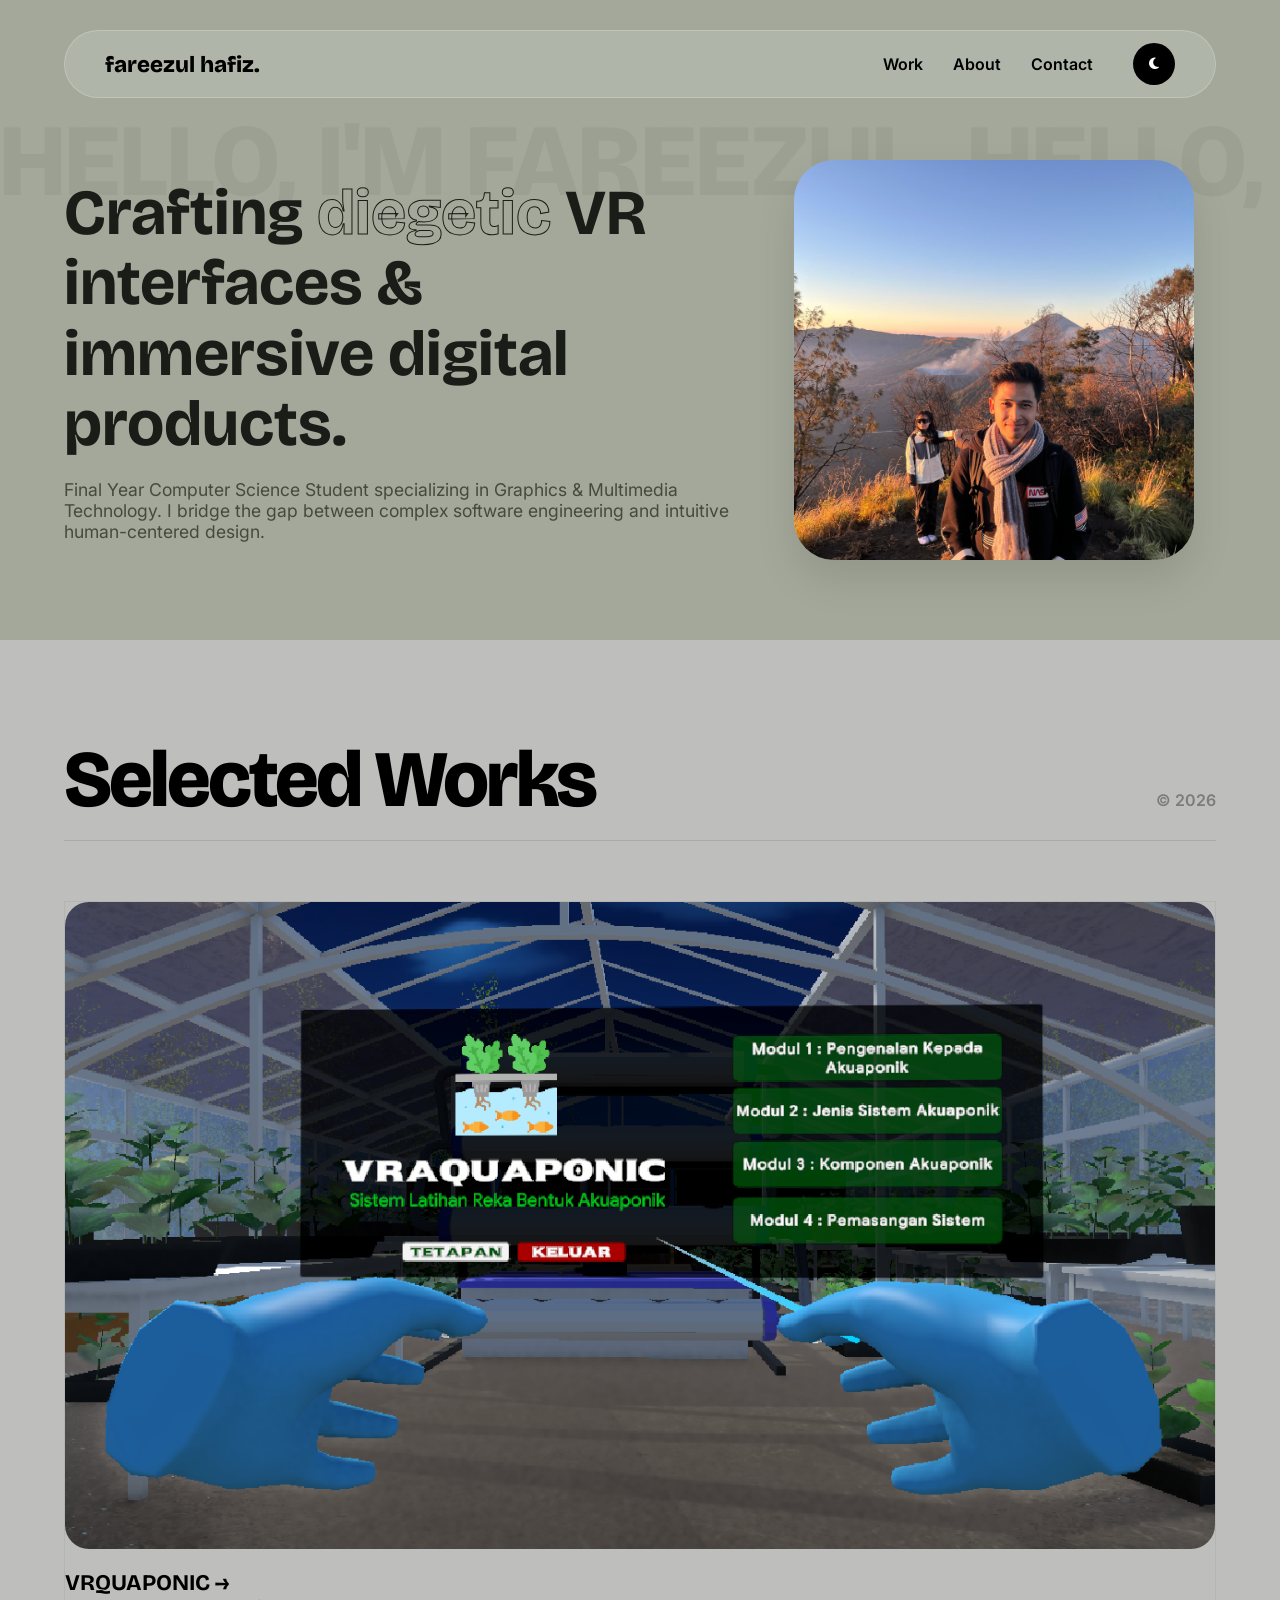
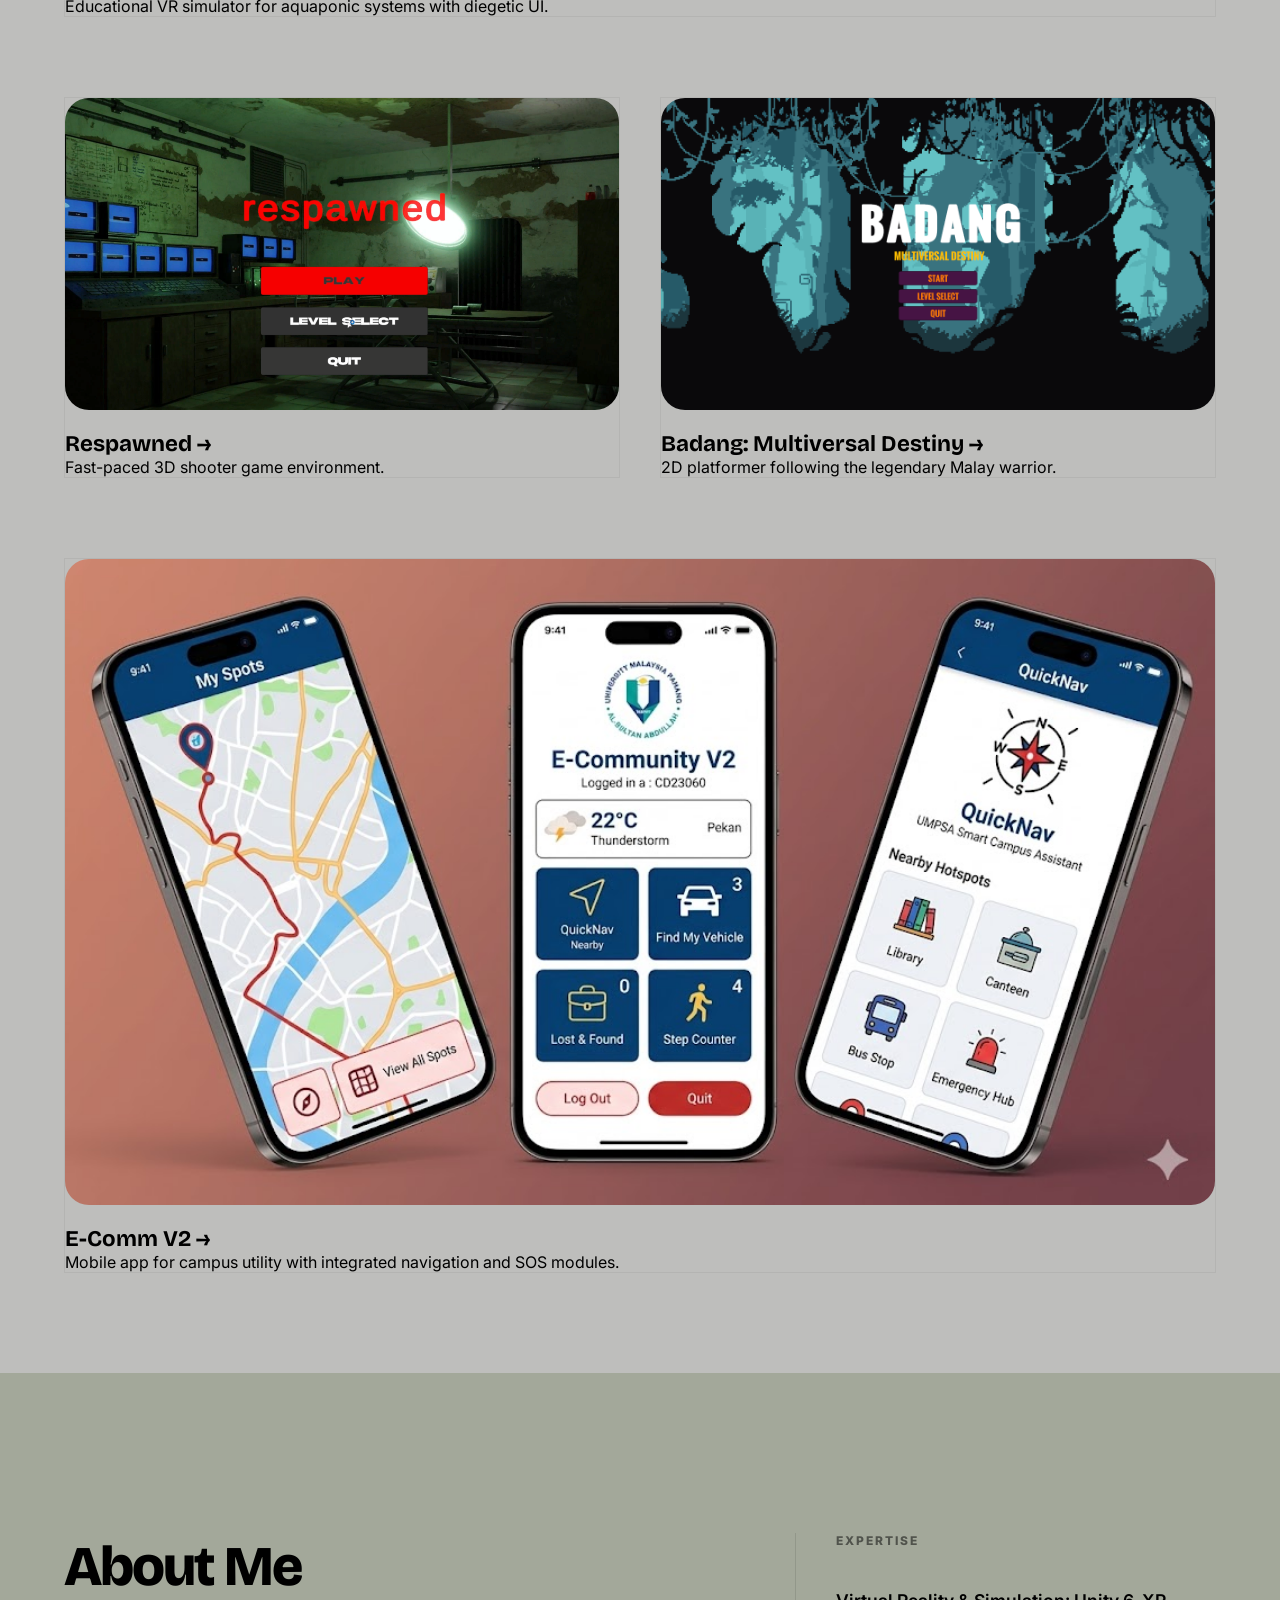
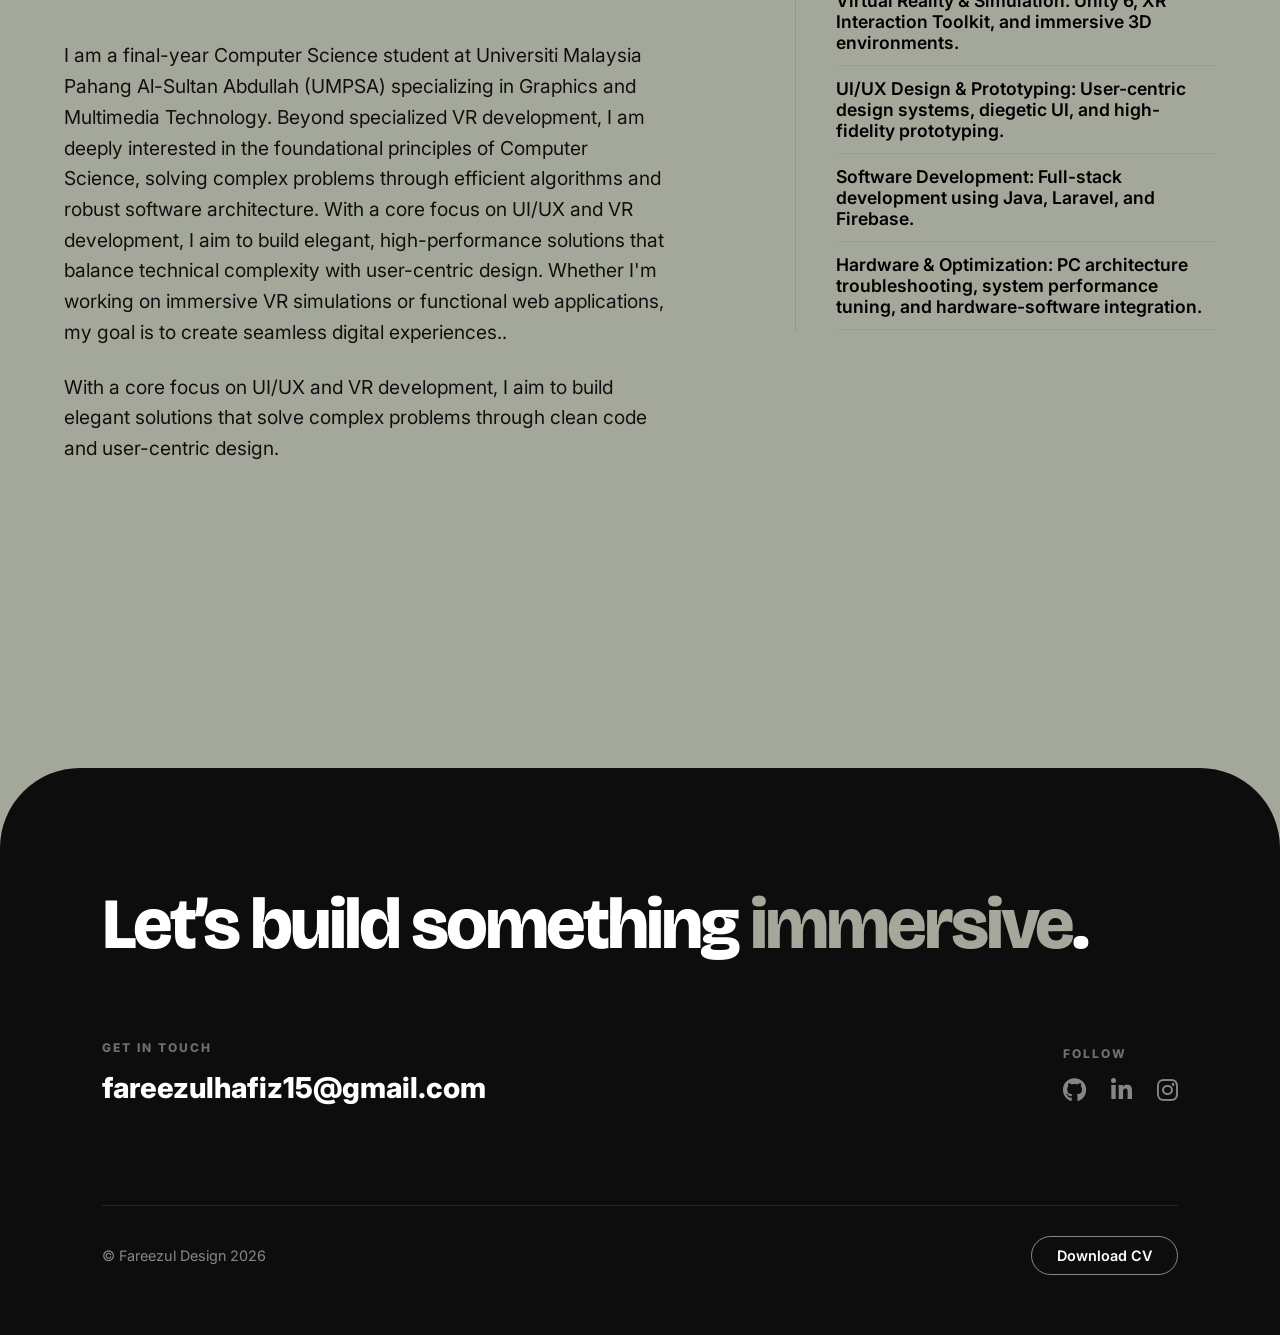
<file: index.html>
<!DOCTYPE html>
<html lang="en">
<head>
    <meta charset="UTF-8">
    <meta name="viewport" content="width=device-width, initial-scale=1.0">
    <title>Fareezul Hafiz| Portfolio</title>
    <link rel="stylesheet" href="style.css">
    <link rel="stylesheet" href="https://cdnjs.cloudflare.com/ajax/libs/font-awesome/6.4.0/css/all.min.css">
    <link href="https://fonts.googleapis.com/css2?family=Bricolage+Grotesque:wght@300;500;800&family=Inter:wght@400;600&display=swap" rel="stylesheet">
</head>
<body>

    <nav class="navbar">
    <div class="nav-container">
        <div class="logo">fareezul hafiz.</div>
        <div class="nav-right-group">
            <ul class="nav-menu">
                <li><a href="#work" class="nav-link">Work</a></li>
                <li><a href="#about" class="nav-link">About</a></li>
                <li><a href="#contact" class="nav-link">Contact</a></li>
            </ul>
            <button class="theme-toggle" id="themeToggle" aria-label="Toggle Dark Mode">
                <i class="fas fa-moon"></i>
            </button>
        </div>
    </div>
</nav>

    <header class="hero">
    <div class="marquee-container">
        <div class="marquee">
            <span>HELLO, I'M FAREEZUL. HELLO, I'M FAREEZUL.</span>
        </div>
    </div>
    <div class="hero-main">
        <div class="hero-text">
            <h1 class="hero-title">Crafting <span>diegetic</span> VR interfaces & immersive digital products.</h1>
            <p class="hero-subtext">Final Year Computer Science Student specializing in Graphics & Multimedia Technology. I bridge the gap between complex software engineering and intuitive human-centered design.</p>
        </div>
        <div class="hero-avatar">
            <img src="src/ProfilePic.jpeg" alt="Fareezul Portrait" class="avatar-img">
        </div>
    </div>
</header>

    <!-- WORK SECTION -->
    <section id="work" class="projects-section">
    <div class="section-container">
        <div class="section-header">
            <h2 class="work-label">Selected Works</h2>
            <span class="year-label">© 2026</span>
        </div>
        
        <div class="project-grid">
            <!-- Project 1: VRQUAPONIC (Large) -->
            <a href="project-vrquaponic.html" class="project-card large">
                <div class="project-image-wrapper" style="background: #1a1a1a;">
                    <!-- Placeholder for VRQUAPONIC Hero -->
                    <img src="src/HomeVR.png" alt="VRQUAPONIC">
                </div>
                <div class="project-meta">
                    <h3>VRQUAPONIC <span>→</span></h3>
                    <p>Educational VR simulator for aquaponic systems with diegetic UI.</p>
                </div>
            </a>

            <div class="project-split">
                <!-- Project 2: Respawned (Small) -->
                <a href="project-respawned.html" class="project-card small">
                    <div class="project-image-wrapper" style="background: #2d3748;">
                        <img src="src/HomeGame2.png" alt="Respawned">
                    </div>
                    <div class="project-meta">
                        <h3>Respawned <span>→</span></h3>
                        <p>Fast-paced 3D shooter game environment.</p>
                    </div>
                </a>

                <!-- Project 3: Badang (Small) -->
                <a href="project-badang.html" class="project-card small">
                    <div class="project-image-wrapper" style="background: #e2e8f0;">
                        <img src="src/HomeGame1.png" alt="Badang: Multiversal Destiny">
                    </div>
                    <div class="project-meta">
                        <h3>Badang: Multiversal Destiny <span>→</span></h3>
                        <p>2D platformer following the legendary Malay warrior.</p>
                    </div>
                </a>
            </div>

            <!-- Project 4: E-Comm V2 (Large) -->
            <a href="project-ecomm.html" class="project-card large">
                <div class="project-image-wrapper" style="background: #a3a89a;">
                    <img src="src/HomeMobile.jpg" alt="E-Comm V2">
                </div>
                <div class="project-meta">
                    <h3>E-Comm V2 <span>→</span></h3>
                    <p>Mobile app for campus utility with integrated navigation and SOS modules.</p>
                </div>
            </a>
        </div>
    </div>
</section>

    <section id="about" class="about-section">
    <div class="section-container">
        <div class="about-grid">
            <!-- Left Column: Biography -->
            <div class="about-content">
                <h2 class="section-title">About Me</h2>
                <p class="about-text">
                    I am a final-year Computer Science student at Universiti Malaysia Pahang Al-Sultan Abdullah (UMPSA) specializing in Graphics and Multimedia Technology. Beyond specialized VR development, I am deeply interested in the foundational principles of Computer Science, solving complex problems through efficient algorithms and robust software architecture.

With a core focus on UI/UX and VR development, I aim to build elegant, high-performance solutions that balance technical complexity with user-centric design. Whether I'm working on immersive VR simulations or functional web applications, my goal is to create seamless digital experiences..
                </p>
                <p class="about-text">
                    With a core focus on UI/UX and VR development, I aim to build elegant solutions that solve complex problems through clean code and user-centric design.
                </p>
            </div>
            
            <!-- Right Column: Skills with labels -->
            <div class="about-skills">
                <span class="skills-label">EXPERTISE</span>
                <ul class="skills-list">
                    <li>Virtual Reality & Simulation: Unity 6, XR Interaction Toolkit, and immersive 3D environments.</li>
                    <li>UI/UX Design & Prototyping: User-centric design systems, diegetic UI, and high-fidelity prototyping.</li>
                    <li>Software Development: Full-stack development using Java, Laravel, and Firebase.</li>
                    <li>Hardware & Optimization: PC architecture troubleshooting, system performance tuning, and hardware-software integration.</li>
                </ul>
            </div>
        </div>
    </div>
</section>

    <!-- CONTACT SECTION (Integrated with Footer) -->
    <footer class="footer" id="contact">
    <div class="footer-inner">
        <div class="footer-headline">
            <h2>Let’s build something <span>immersive</span>.</h2>
        </div>
        
        <div class="footer-links">
            <div class="contact-box">
                <span class="label">Get in touch</span>
                <a href="mailto:fareezulhafiz15@gmail.com" class="main-link">fareezulhafiz15@gmail.com</a>
            </div>
            
            <div class="contact-box">
                <span class="label">Follow</span>
                <div class="social-icons">
                    <a href="https://github.com/fareezulhafiz" target="_blank" title="GitHub"><i class="fab fa-github"></i></a>
                    <a href="https://www.linkedin.com/in/fareezul-hafiz-909456294/" target="_blank" title="LinkedIn"><i class="fab fa-linkedin-in"></i></a>
                    <a href="https://www.instagram.com/fareezvl" target="_blank" title="Instagram"><i class="fab fa-instagram"></i></a>
                </div>
            </div>
        </div>

        <div class="footer-bottom">
            <p>© Fareezul Design 2026</p>
            <a href="resume.pdf" download class="btn-cv">Download CV</a>
        </div>
    </div>
</footer>

    <script src="script.js"></script>
</body>
</html>
</file>
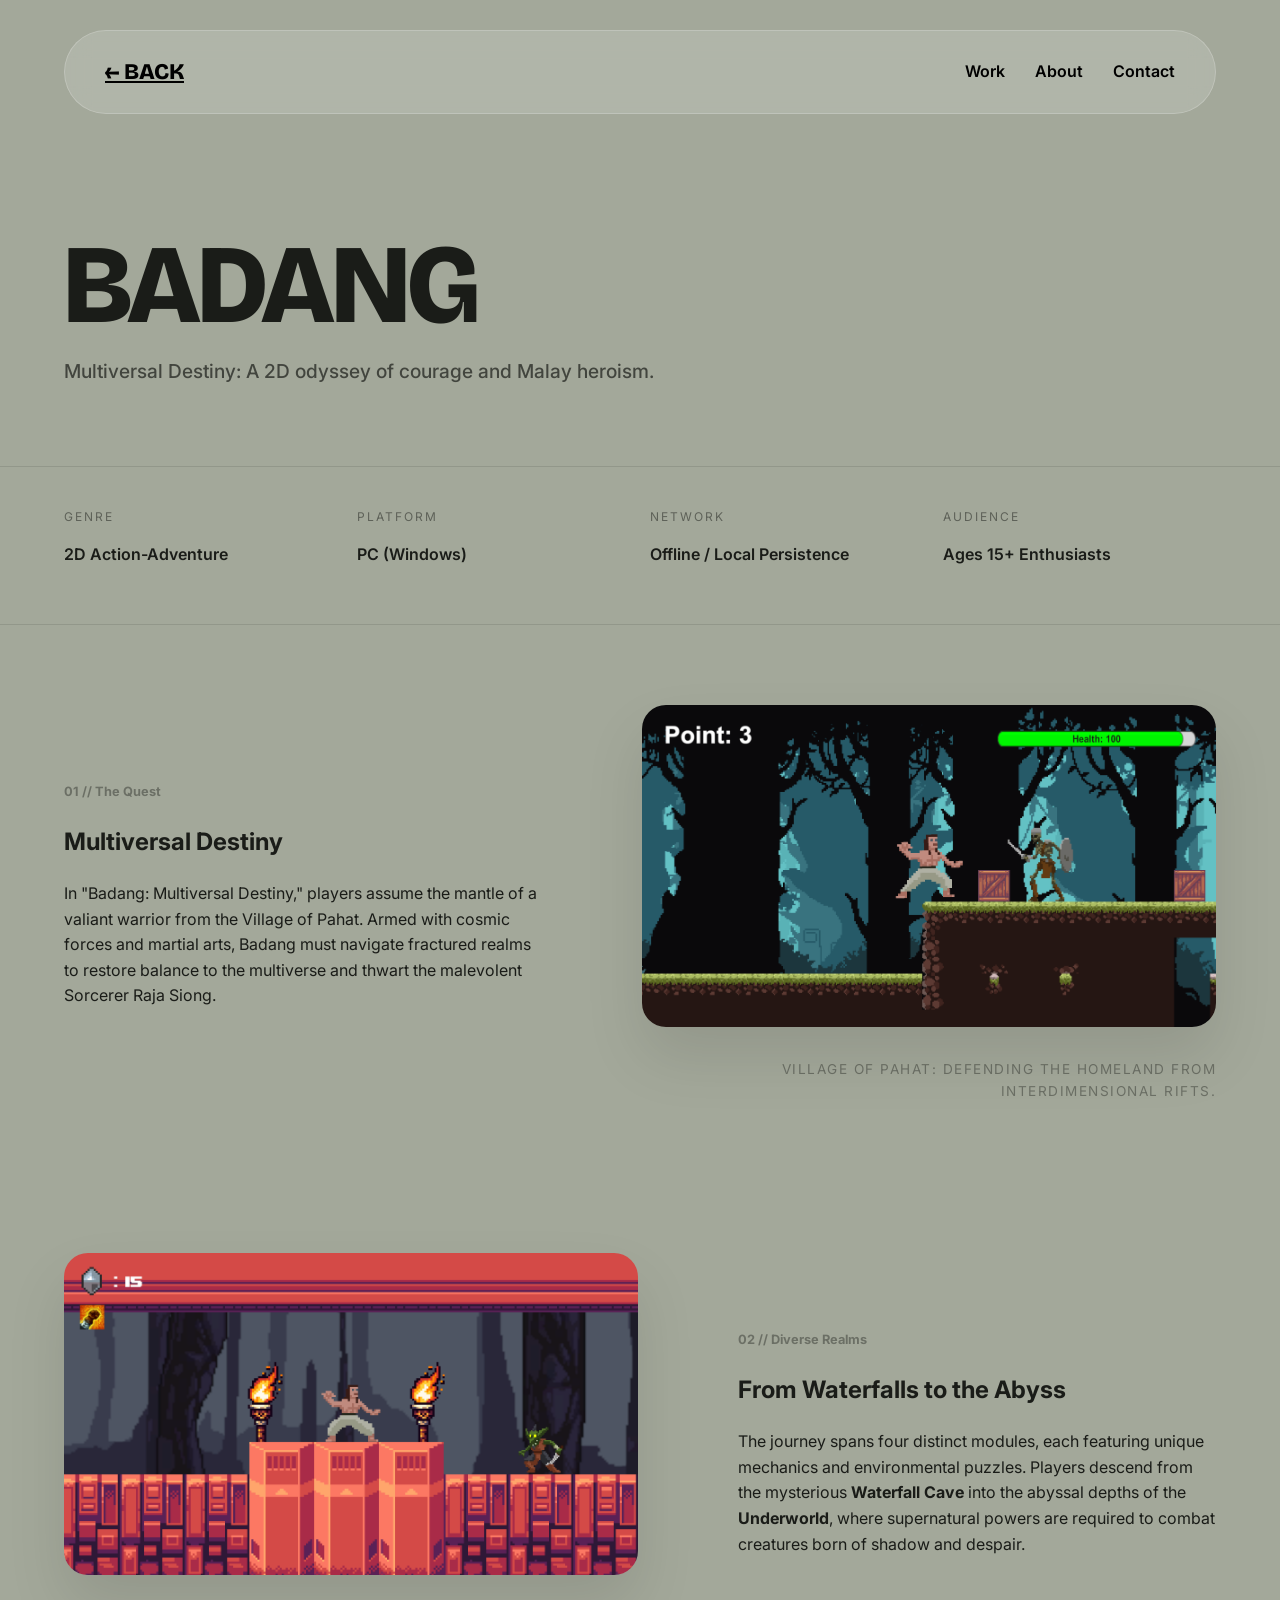
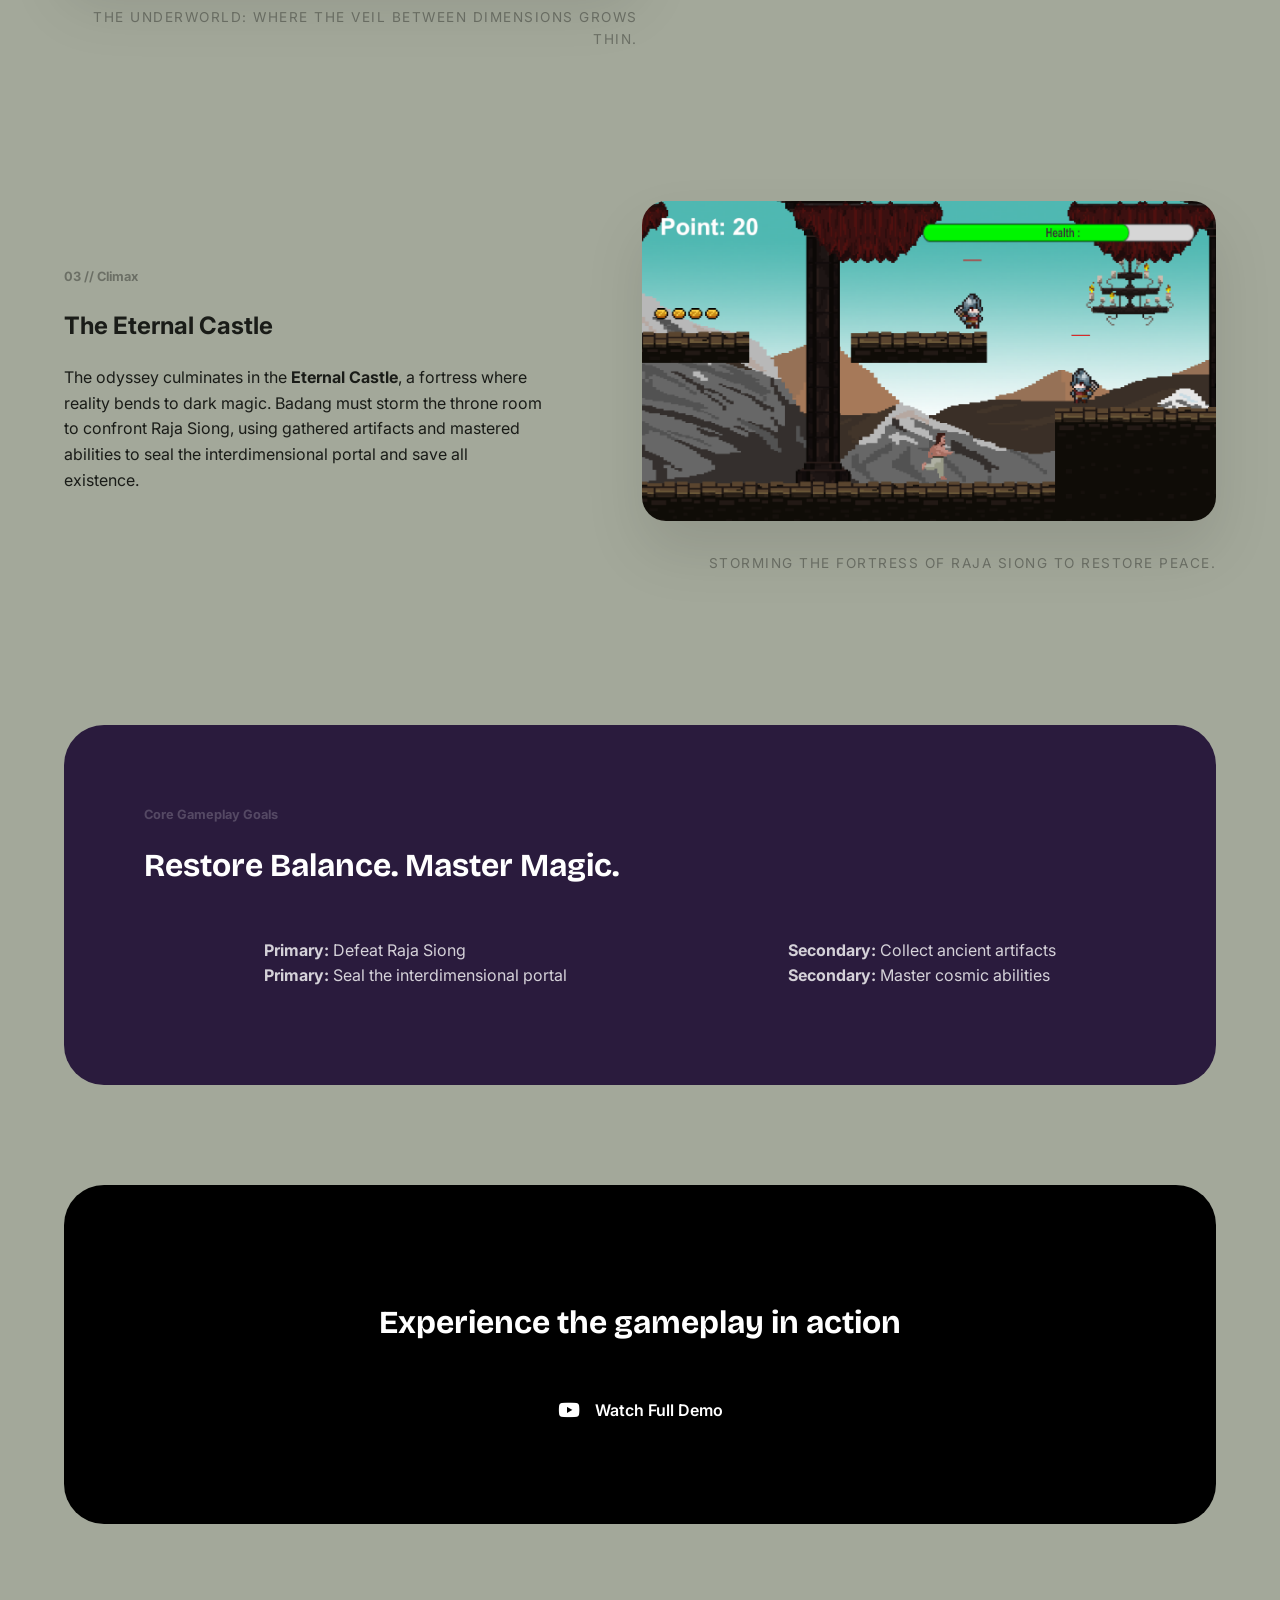
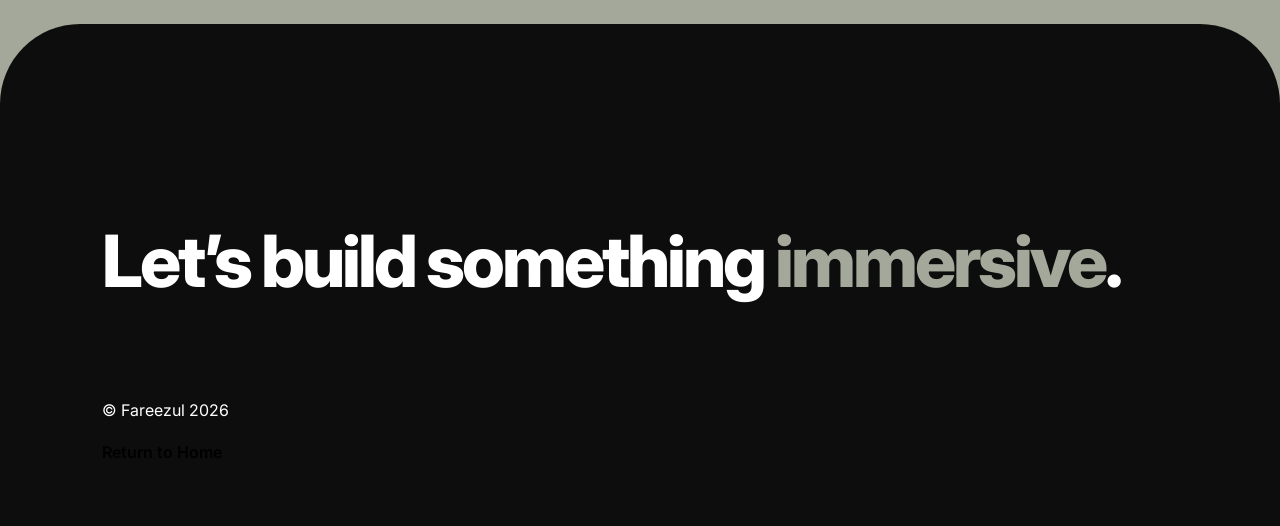
<file: project-badang.html>
<!DOCTYPE html>
<html lang="en">
<head>
    <meta charset="UTF-8">
    <meta name="viewport" content="width=device-width, initial-scale=1.0">
    <title>VRQUAPONIC | Project Detail</title>
    <link rel="stylesheet" href="project-style.css">
    <link rel="stylesheet" href="https://cdnjs.cloudflare.com/ajax/libs/font-awesome/6.4.0/css/all.min.css">
    <link href="https://fonts.googleapis.com/css2?family=Bricolage+Grotesque:wght@300;500;800&family=Inter:wght@400;600&display=swap" rel="stylesheet">
</head>
<body class="project-detail">

    <!-- NAVIGATION -->
    <nav class="navbar">
        <div class="nav-container">
            <a href="index.html" class="logo">← BACK</a>
            <div class="nav-right-group">
                <ul class="nav-menu">
                    <li><a href="index.html#work" class="nav-link">Work</a></li>
                    <li><a href="index.html#about" class="nav-link">About</a></li>
                    <li><a href="index.html#contact" class="nav-link">Contact</a></li>
                </ul>
            </div>
        </div>
    </nav>

<!-- HERO HEADER -->
<header class="project-header">
    <div class="container">
        <div class="header-content">
            <h1 class="project-main-title">BADANG</h1>
            <p class="project-tagline">Multiversal Destiny: A 2D odyssey of courage and Malay heroism.</p>
        </div>
    </div>
</header>

<!-- PROJECT QUICK META BAR -->
<section class="project-stats">
    <div class="container">
        <div class="stats-grid">
            <div class="stat-item">
                <span>Genre</span>
                <p>2D Action-Adventure</p>
            </div>
            <div class="stat-item">
                <span>Platform</span>
                <p>PC (Windows)</p>
            </div>
            <div class="stat-item">
                <span>Network</span>
                <p>Offline / Local Persistence</p>
            </div>
            <div class="stat-item">
                <span>Audience</span>
                <p>Ages 15+ Enthusiasts</p>
            </div>
        </div>
    </div>
</section>

<!-- MAIN CONTENT NARRATIVE -->
<section class="project-narrative">
    <div class="container">
        <!-- Section 1: Overview -->
        <div class="content-row">
            <div class="text-col">
                <span class="section-label">01 // The Quest</span>
                <h2>Multiversal Destiny</h2>
                <p>In "Badang: Multiversal Destiny," players assume the mantle of a valiant warrior from the Village of Pahat. Armed with cosmic forces and martial arts, Badang must navigate fractured realms to restore balance to the multiverse and thwart the malevolent Sorcerer Raja Siong.</p>
            </div>
            <div class="image-col">
                <img src="src/Game2-1.png" alt="Village of Pahat" class="reveal-img">
                <span class="caption">Village of Pahat: Defending the homeland from interdimensional rifts.</span>
            </div>
        </div>

        <!-- Section 2: Environment Design -->
        <div class="content-row reverse">
            <div class="text-col">
                <span class="section-label">02 // Diverse Realms</span>
                <h2>From Waterfalls to the Abyss</h2>
                <p>The journey spans four distinct modules, each featuring unique mechanics and environmental puzzles. Players descend from the mysterious <b>Waterfall Cave</b> into the abyssal depths of the <b>Underworld</b>, where supernatural powers are required to combat creatures born of shadow and despair.</p>
            </div>
            <div class="image-col">
                <img src="src/Game2-2.png" alt="The Underworld" class="reveal-img">
                <span class="caption">The Underworld: Where the veil between dimensions grows thin.</span>
            </div>
        </div>

        <!-- Section 3: Final Confrontation -->
        <div class="content-row">
            <div class="text-col">
                <span class="section-label">03 // Climax</span>
                <h2>The Eternal Castle</h2>
                <p>The odyssey culminates in the <b>Eternal Castle</b>, a fortress where reality bends to dark magic. Badang must storm the throne room to confront Raja Siong, using gathered artifacts and mastered abilities to seal the interdimensional portal and save all existence.</p>
            </div>
            <div class="image-col">
                <img src="src/Game2-3.png" alt="Eternal Castle" class="reveal-img">
                <span class="caption">Storming the fortress of Raja Siong to restore peace.</span>
            </div>
        </div>
    </div>
</section>

<!-- PROJECT OBJECTIVES SECTION -->
<section class="game-objectives">
    <div class="container">
        <div class="cta-box dark-variant" style="background: #2a1b3d;"> <!-- Deep purple for multiversal feel -->
            <span class="section-label" style="color: rgba(255,255,255,0.5);">Core Gameplay Goals</span>
            <h3 style="color: white; margin-top: 10px;">Restore Balance. Master Magic.</h3>
            <div style="display: flex; justify-content: space-around; text-align: left; margin-top: 30px; gap: 20px;">
                <ul style="color: rgba(255,255,255,0.8); list-style: none;">
                    <li><b>Primary:</b> Defeat Raja Siong</li>
                    <li><b>Primary:</b> Seal the interdimensional portal</li>
                </ul>
                <ul style="color: rgba(255,255,255,0.8); list-style: none;">
                    <li><b>Secondary:</b> Collect ancient artifacts</li>
                    <li><b>Secondary:</b> Master cosmic abilities</li>
                </ul>
            </div>
        </div>
    </div>
</section>

<!-- VIDEO CALL TO ACTION -->
<section class="video-cta">
    <div class="container">
        <div class="cta-box">
            <h3>Experience the gameplay in action</h3>
            <a href="https://youtu.be/cRjaSnVAO7Y" target="_blank" class="yt-link">
                <i class="fab fa-youtube"></i> Watch Full Demo
            </a>
        </div>
    </div>
</section>

    <!-- INTEGRATED FOOTER -->
    <footer class="footer" id="contact">
        <div class="footer-inner">
            <div class="footer-headline">
                <h2>Let’s build something <span>immersive</span>.</h2>
            </div>
            <div class="footer-bottom">
                <p>© Fareezul 2026</p>
                <a href="index.html" class="nav-link">Return to Home</a>
            </div>
        </div>
    </footer>

</body>
</html>
</file>
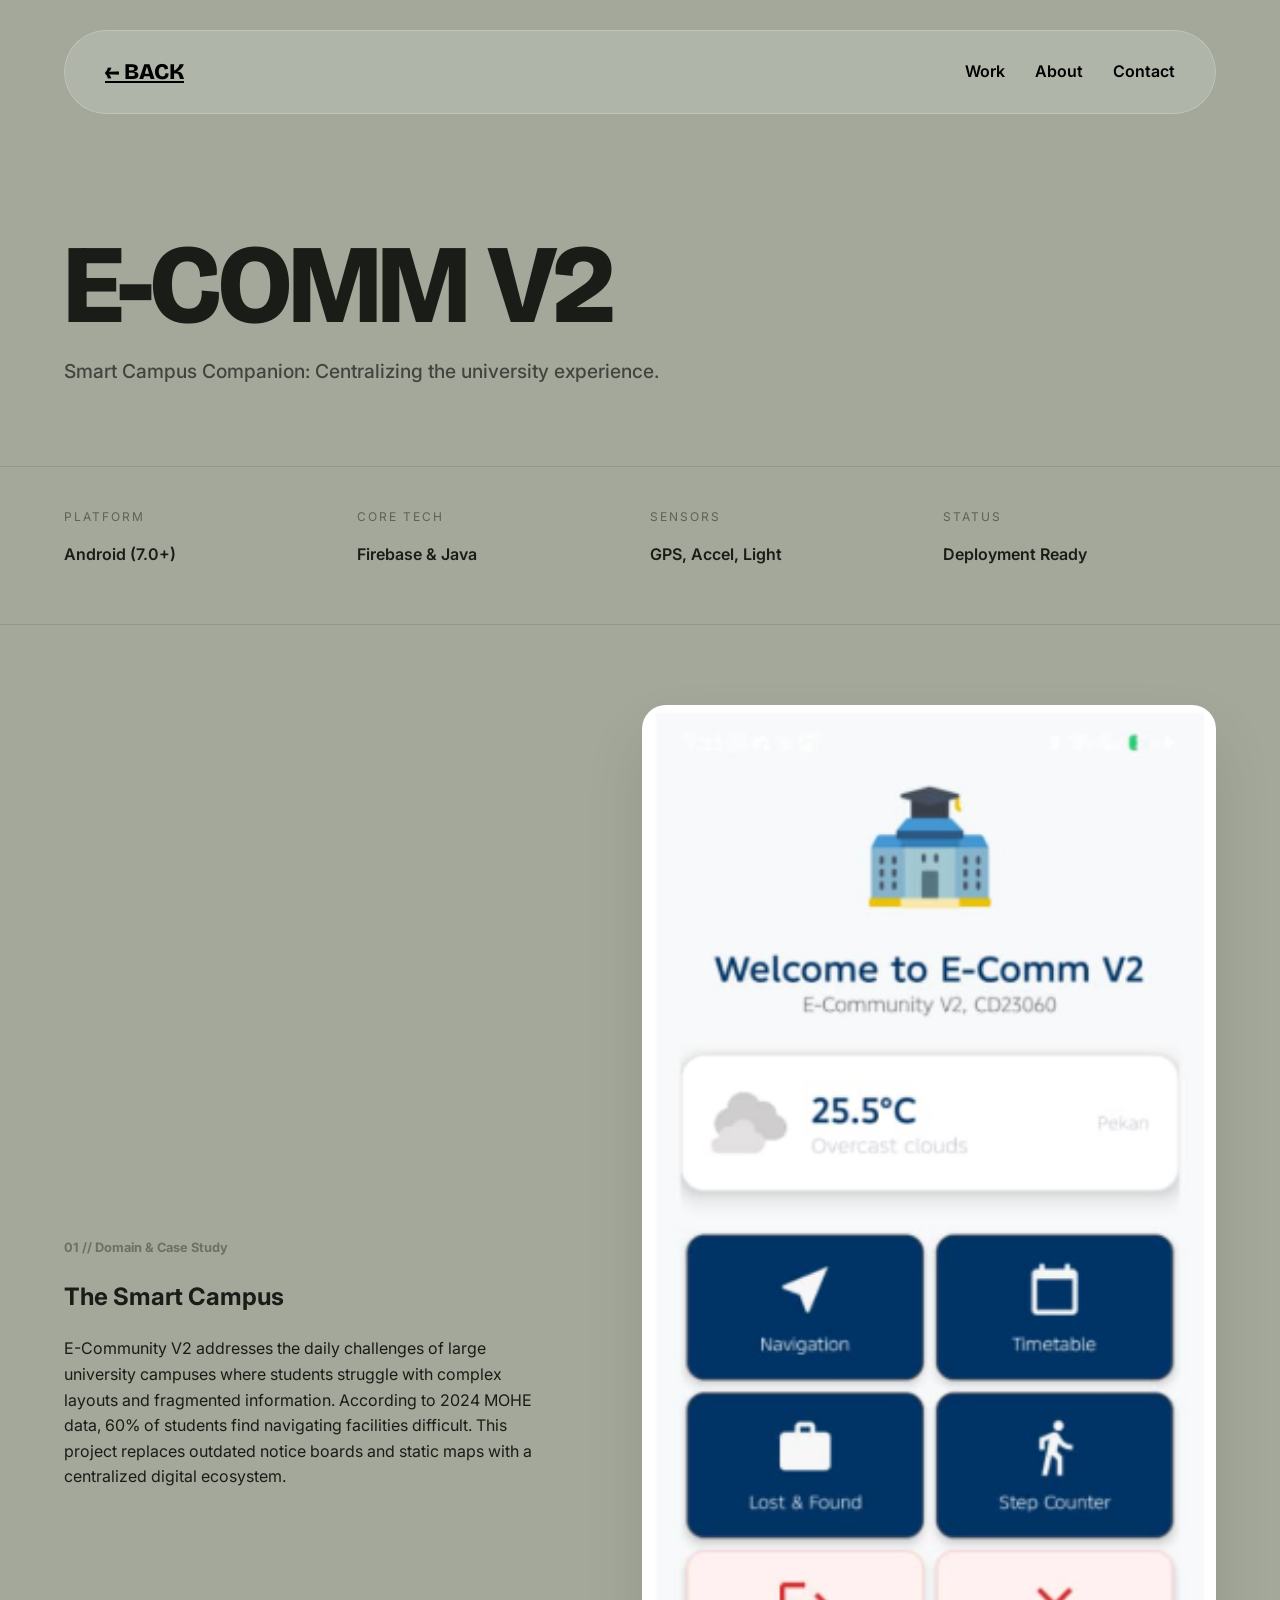
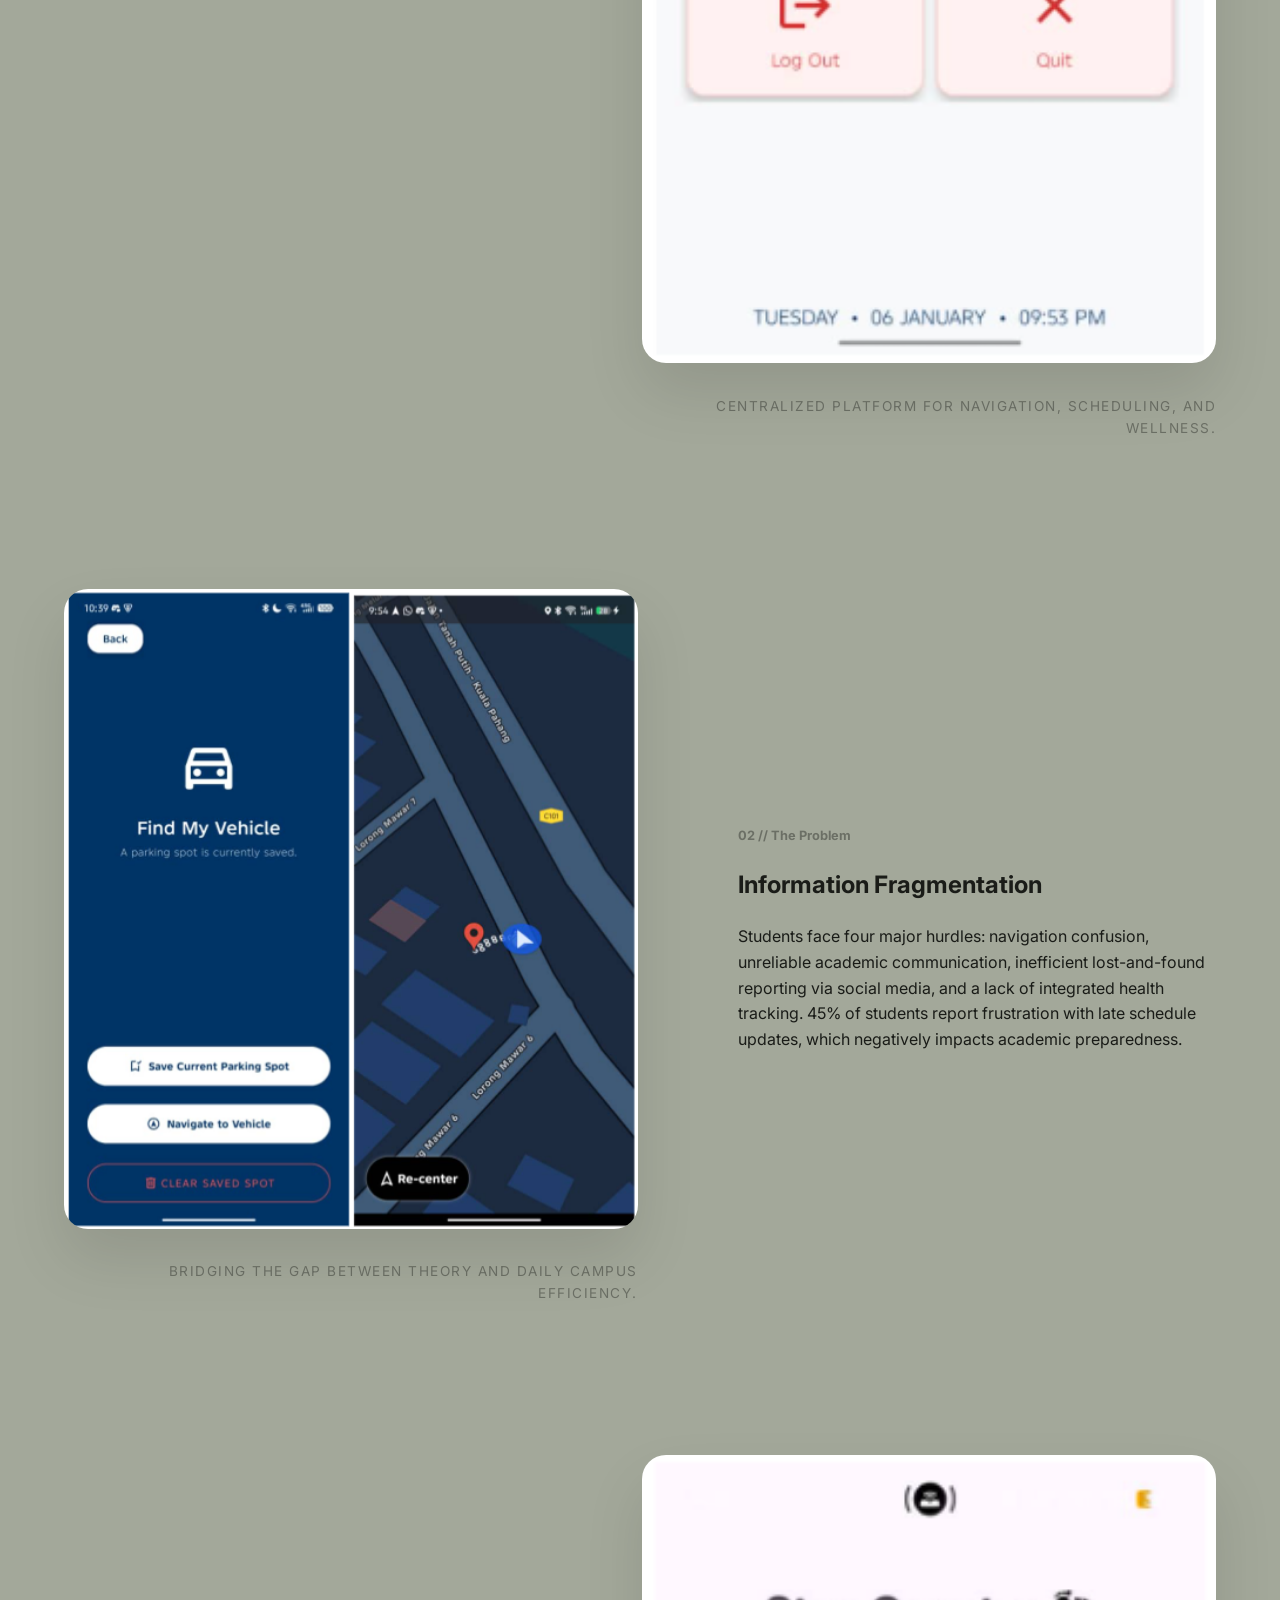
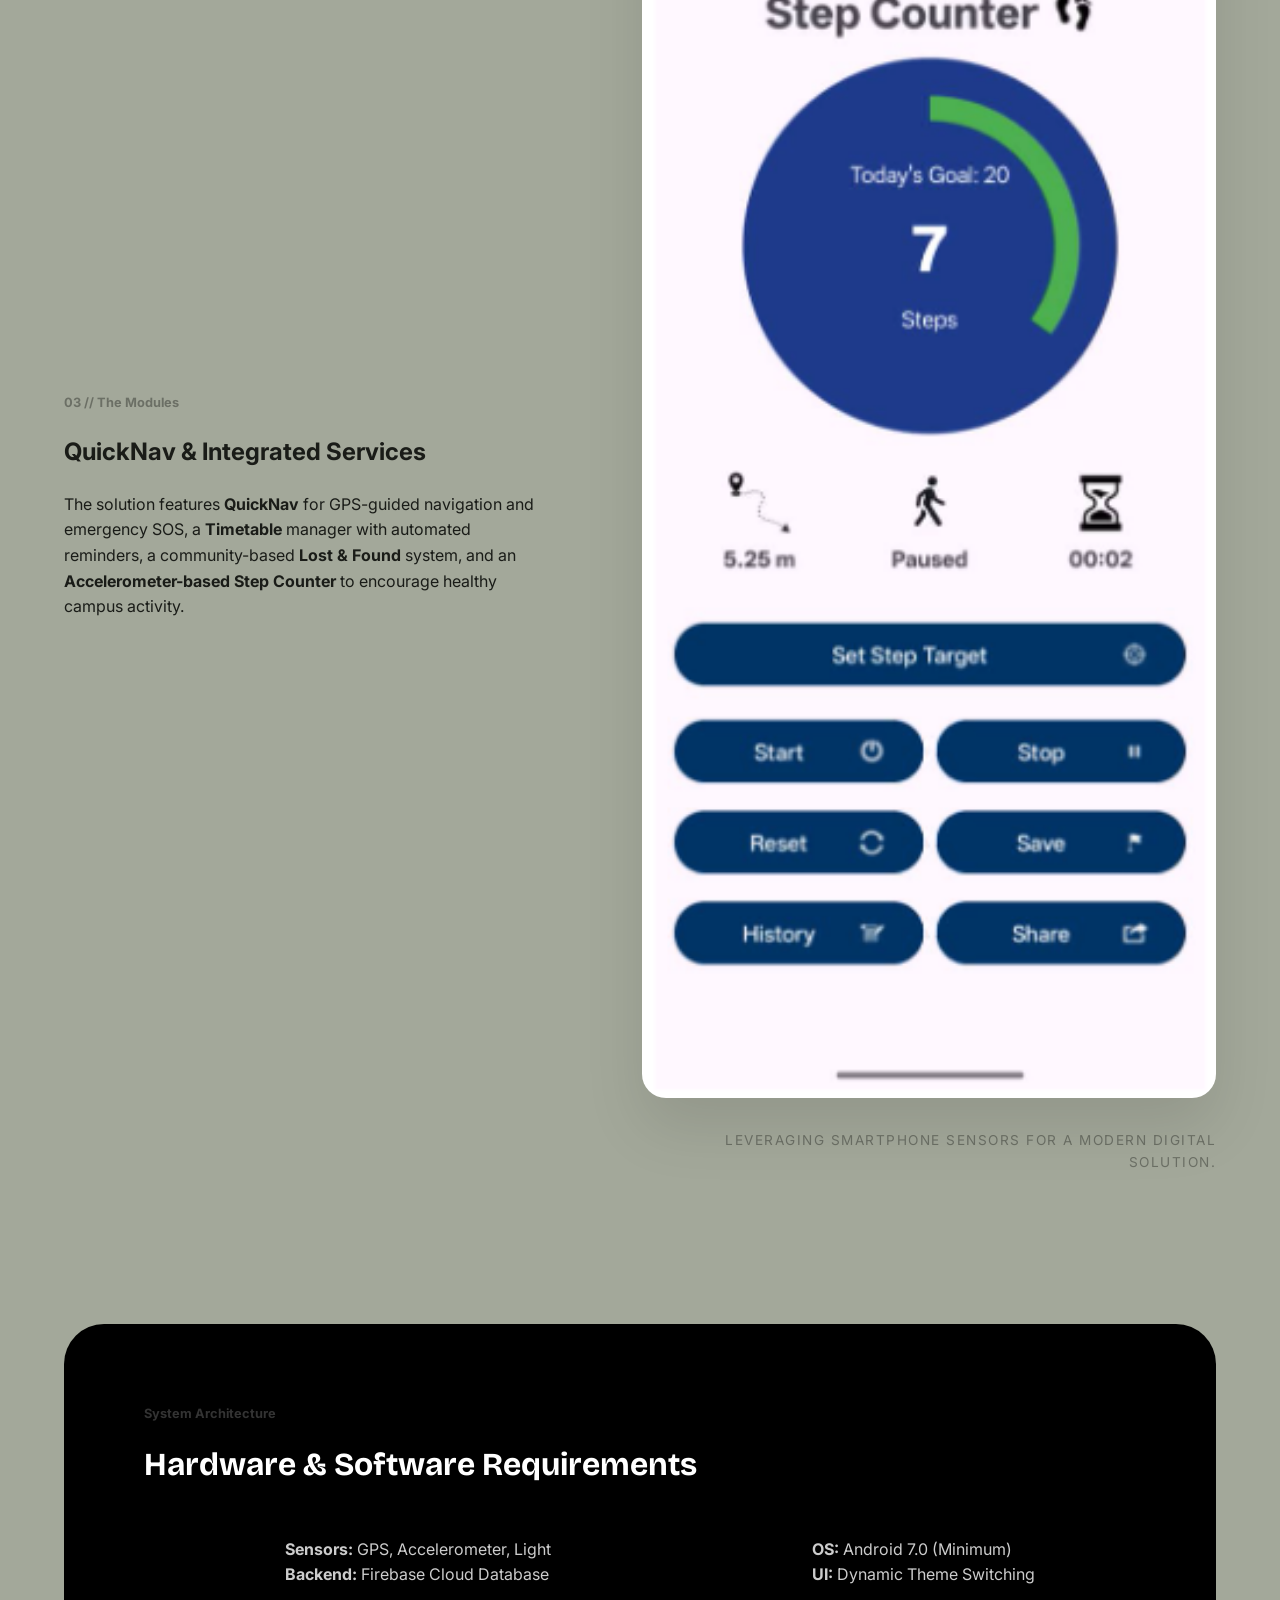
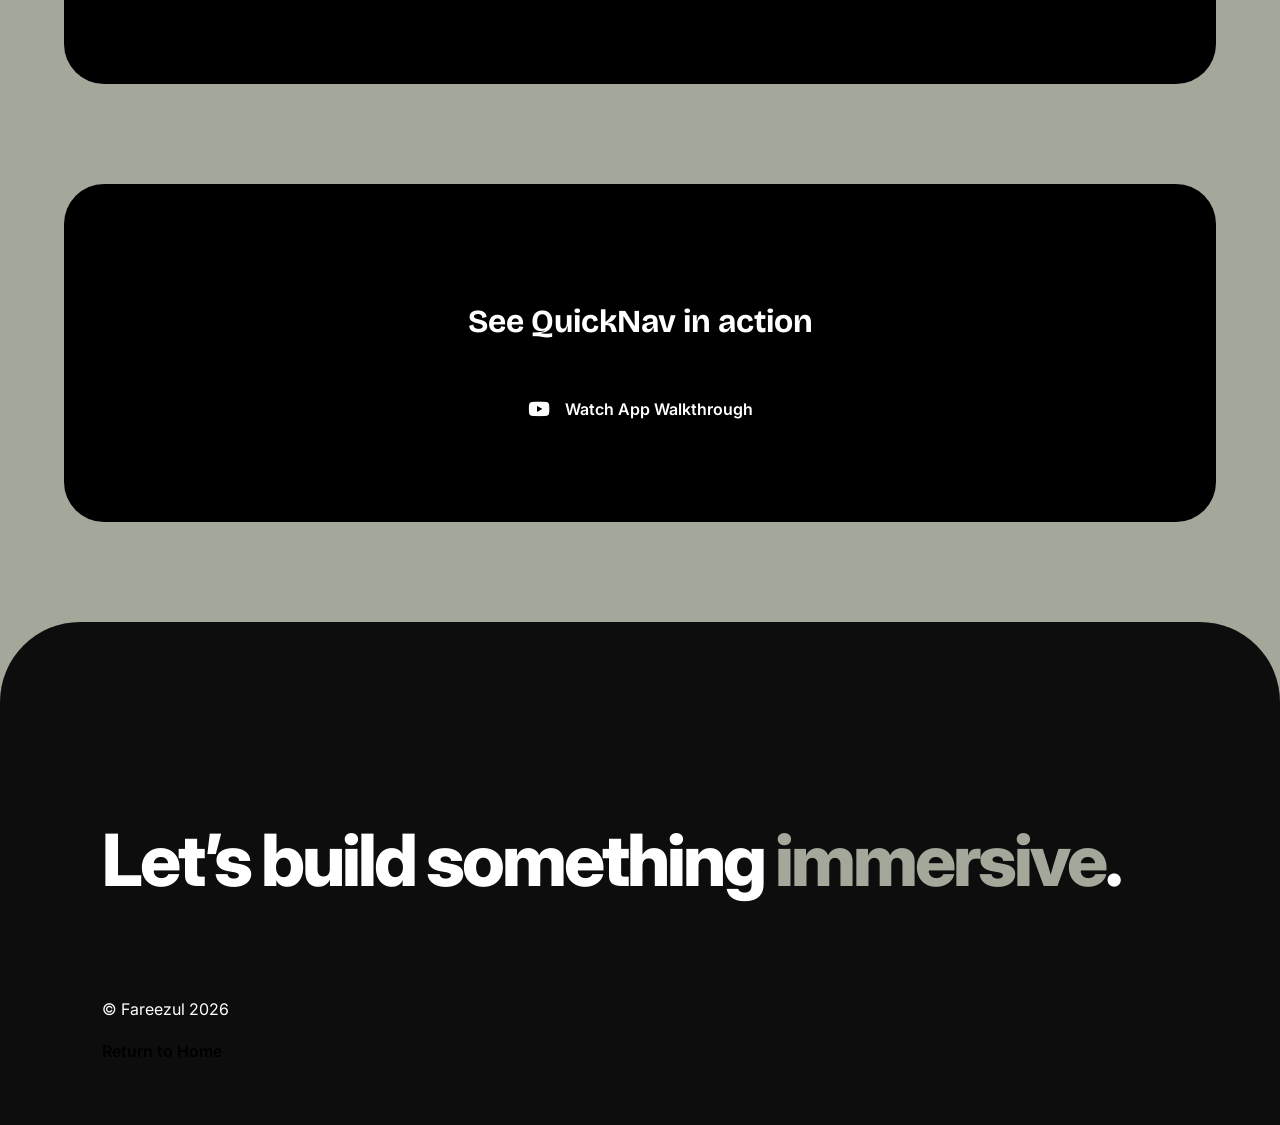
<file: project-ecomm.html>
<!DOCTYPE html>
<html lang="en">
<head>
    <meta charset="UTF-8">
    <meta name="viewport" content="width=device-width, initial-scale=1.0">
    <title>VRQUAPONIC | Project Detail</title>
    <link rel="stylesheet" href="project-style.css">
    <link rel="stylesheet" href="https://cdnjs.cloudflare.com/ajax/libs/font-awesome/6.4.0/css/all.min.css">
    <link href="https://fonts.googleapis.com/css2?family=Bricolage+Grotesque:wght@300;500;800&family=Inter:wght@400;600&display=swap" rel="stylesheet">
</head>
<body class="project-detail">

    <!-- NAVIGATION -->
    <nav class="navbar">
        <div class="nav-container">
            <a href="index.html" class="logo">← BACK</a>
            <div class="nav-right-group">
                <ul class="nav-menu">
                    <li><a href="index.html#work" class="nav-link">Work</a></li>
                    <li><a href="index.html#about" class="nav-link">About</a></li>
                    <li><a href="index.html#contact" class="nav-link">Contact</a></li>
                </ul>
            </div>
        </div>
    </nav>

<!-- HERO HEADER -->
<header class="project-header">
    <div class="container">
        <div class="header-content">
            <h1 class="project-main-title">E-COMM V2</h1>
            <p class="project-tagline">Smart Campus Companion: Centralizing the university experience.</p>
        </div>
    </div>
</header>

<!-- PROJECT QUICK META BAR -->
<section class="project-stats">
    <div class="container">
        <div class="stats-grid">
            <div class="stat-item">
                <span>Platform</span>
                <p>Android (7.0+)</p>
            </div>
            <div class="stat-item">
                <span>Core Tech</span>
                <p>Firebase & Java</p>
            </div>
            <div class="stat-item">
                <span>Sensors</span>
                <p>GPS, Accel, Light</p>
            </div>
            <div class="stat-item">
                <span>Status</span>
                <p>Deployment Ready</p>
            </div>
        </div>
    </div>
</section>

<!-- MAIN CONTENT NARRATIVE -->
<section class="project-narrative">
    <div class="container">
        <!-- Section 1: Overview -->
        <div class="content-row">
            <div class="text-col">
                <span class="section-label">01 // Domain & Case Study</span>
                <h2>The Smart Campus</h2>
                <p>E-Community V2 addresses the daily challenges of large university campuses where students struggle with complex layouts and fragmented information. According to 2024 MOHE data, 60% of students find navigating facilities difficult. This project replaces outdated notice boards and static maps with a centralized digital ecosystem.</p>
            </div>
            <div class="image-col">
                <img src="src/Mobile-1.png" alt="App Overview" class="reveal-img">
                <span class="caption">Centralized platform for navigation, scheduling, and wellness.</span>
            </div>
        </div>

        <!-- Section 2: The Challenge -->
        <div class="content-row reverse">
            <div class="text-col">
                <span class="section-label">02 // The Problem</span>
                <h2>Information Fragmentation</h2>
                <p>Students face four major hurdles: navigation confusion, unreliable academic communication, inefficient lost-and-found reporting via social media, and a lack of integrated health tracking. 45% of students report frustration with late schedule updates, which negatively impacts academic preparedness.</p>
            </div>
            <div class="image-col">
                <img src="src/Mobile-2.png" alt="Campus Challenges" class="reveal-img">
                <span class="caption">Bridging the gap between theory and daily campus efficiency.</span>
            </div>
        </div>

        <!-- Section 3: The Solution -->
        <div class="content-row">
            <div class="text-col">
                <span class="section-label">03 // The Modules</span>
                <h2>QuickNav & Integrated Services</h2>
                <p>The solution features <b>QuickNav</b> for GPS-guided navigation and emergency SOS, a <b>Timetable</b> manager with automated reminders, a community-based <b>Lost & Found</b> system, and an <b>Accelerometer-based Step Counter</b> to encourage healthy campus activity.</p>
            </div>
            <div class="image-col">
                <img src="src/Mobile-3.png" alt="Module Showcase" class="reveal-img">
                <span class="caption">Leveraging smartphone sensors for a modern digital solution.</span>
            </div>
        </div>
    </div>
</section>

<!-- TECHNICAL CONSTRAINTS SECTION -->
<section class="game-objectives">
    <div class="container">
        <div class="cta-box dark-variant">
            <span class="section-label" style="color: rgba(255,255,255,0.5);">System Architecture</span>
            <h3 style="color: white; margin-top: 10px;">Hardware & Software Requirements</h3>
            <div style="display: flex; justify-content: space-around; text-align: left; margin-top: 30px; gap: 20px;">
                <ul style="color: rgba(255,255,255,0.8); list-style: none;">
                    <li><b>Sensors:</b> GPS, Accelerometer, Light</li>
                    <li><b>Backend:</b> Firebase Cloud Database</li>
                </ul>
                <ul style="color: rgba(255,255,255,0.8); list-style: none;">
                    <li><b>OS:</b> Android 7.0 (Minimum)</li>
                    <li><b>UI:</b> Dynamic Theme Switching</li>
                </ul>
            </div>
        </div>
    </div>
</section>

<!-- VIDEO CALL TO ACTION -->
<section class="video-cta">
    <div class="container">
        <div class="cta-box">
            <h3>See QuickNav in action</h3>
            <a href="https://youtube.com/shorts/Ax_clrzIACE?feature=share" target="_blank" class="yt-link">
                <i class="fab fa-youtube"></i> Watch App Walkthrough
            </a>
        </div>
    </div>
</section>

    <!-- INTEGRATED FOOTER -->
    <footer class="footer" id="contact">
        <div class="footer-inner">
            <div class="footer-headline">
                <h2>Let’s build something <span>immersive</span>.</h2>
            </div>
            <div class="footer-bottom">
                <p>© Fareezul 2026</p>
                <a href="index.html" class="nav-link">Return to Home</a>
            </div>
        </div>
    </footer>

</body>
</html>
</file>
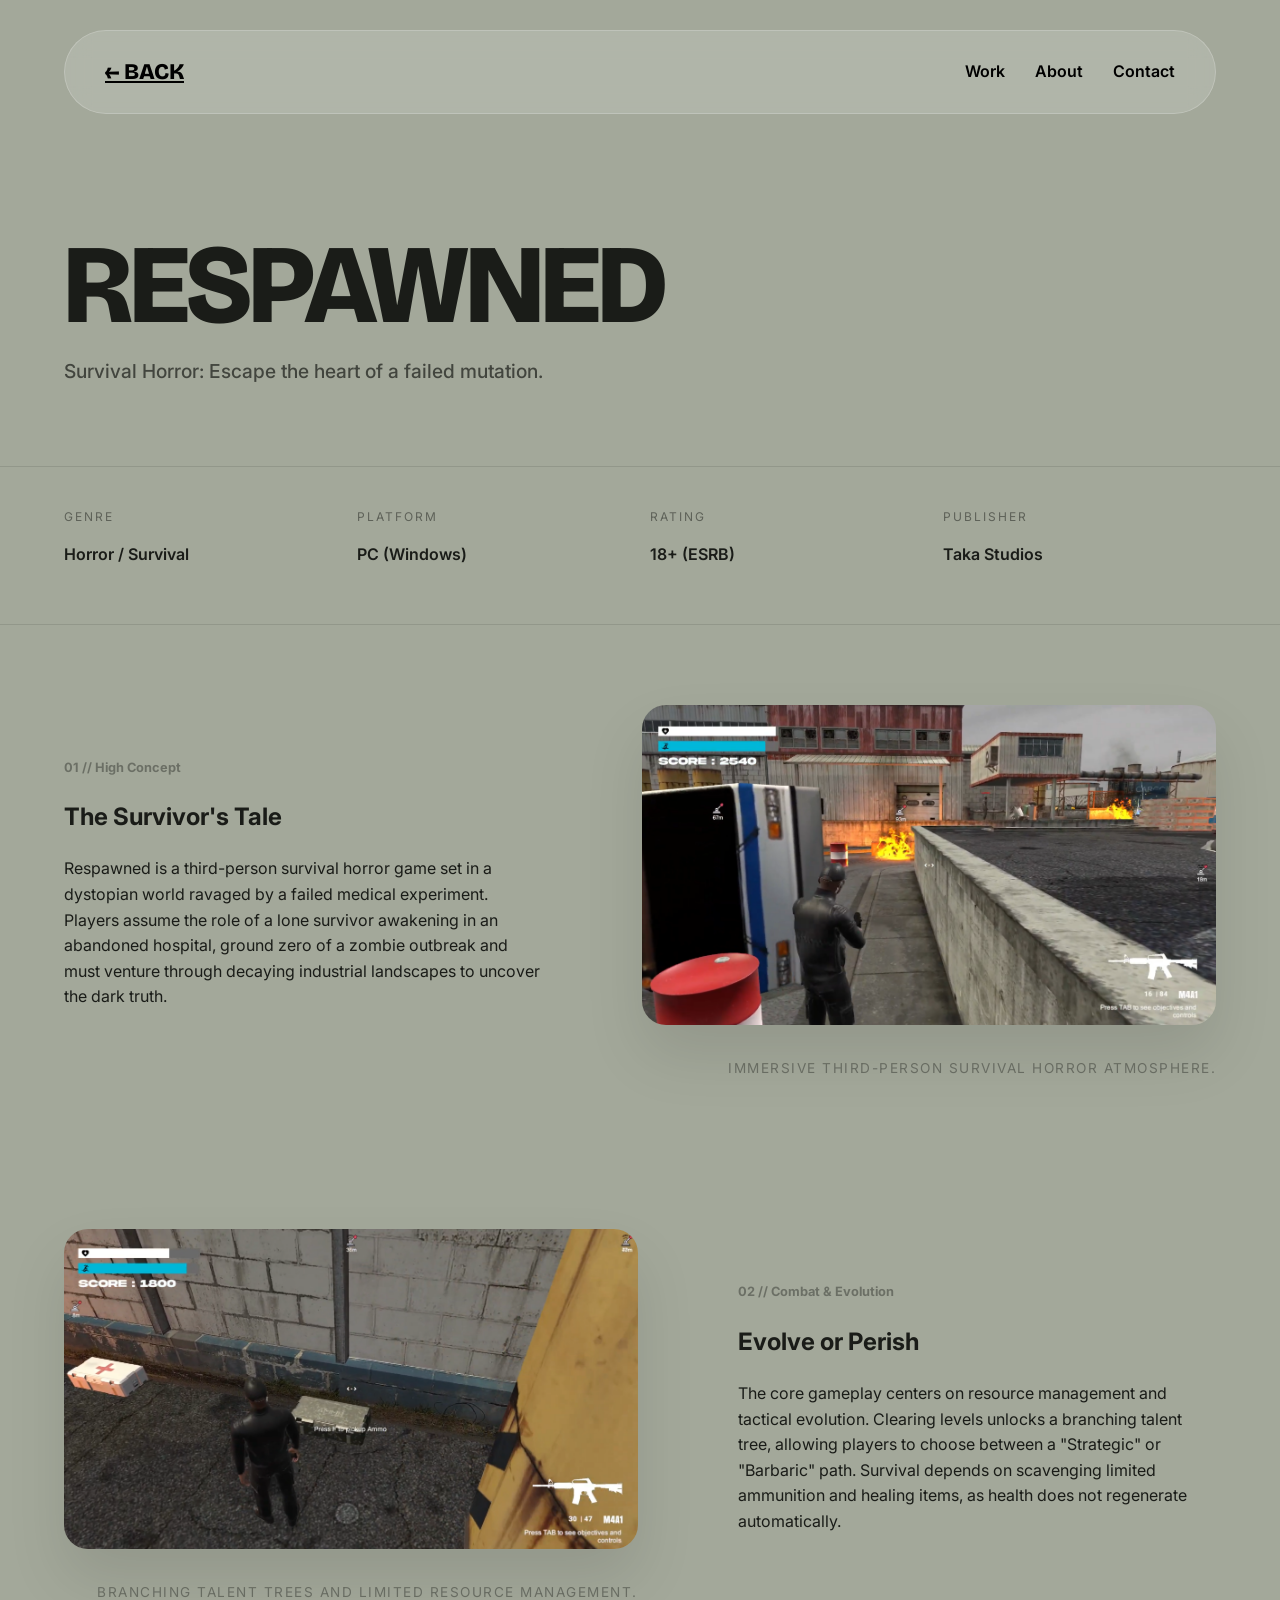
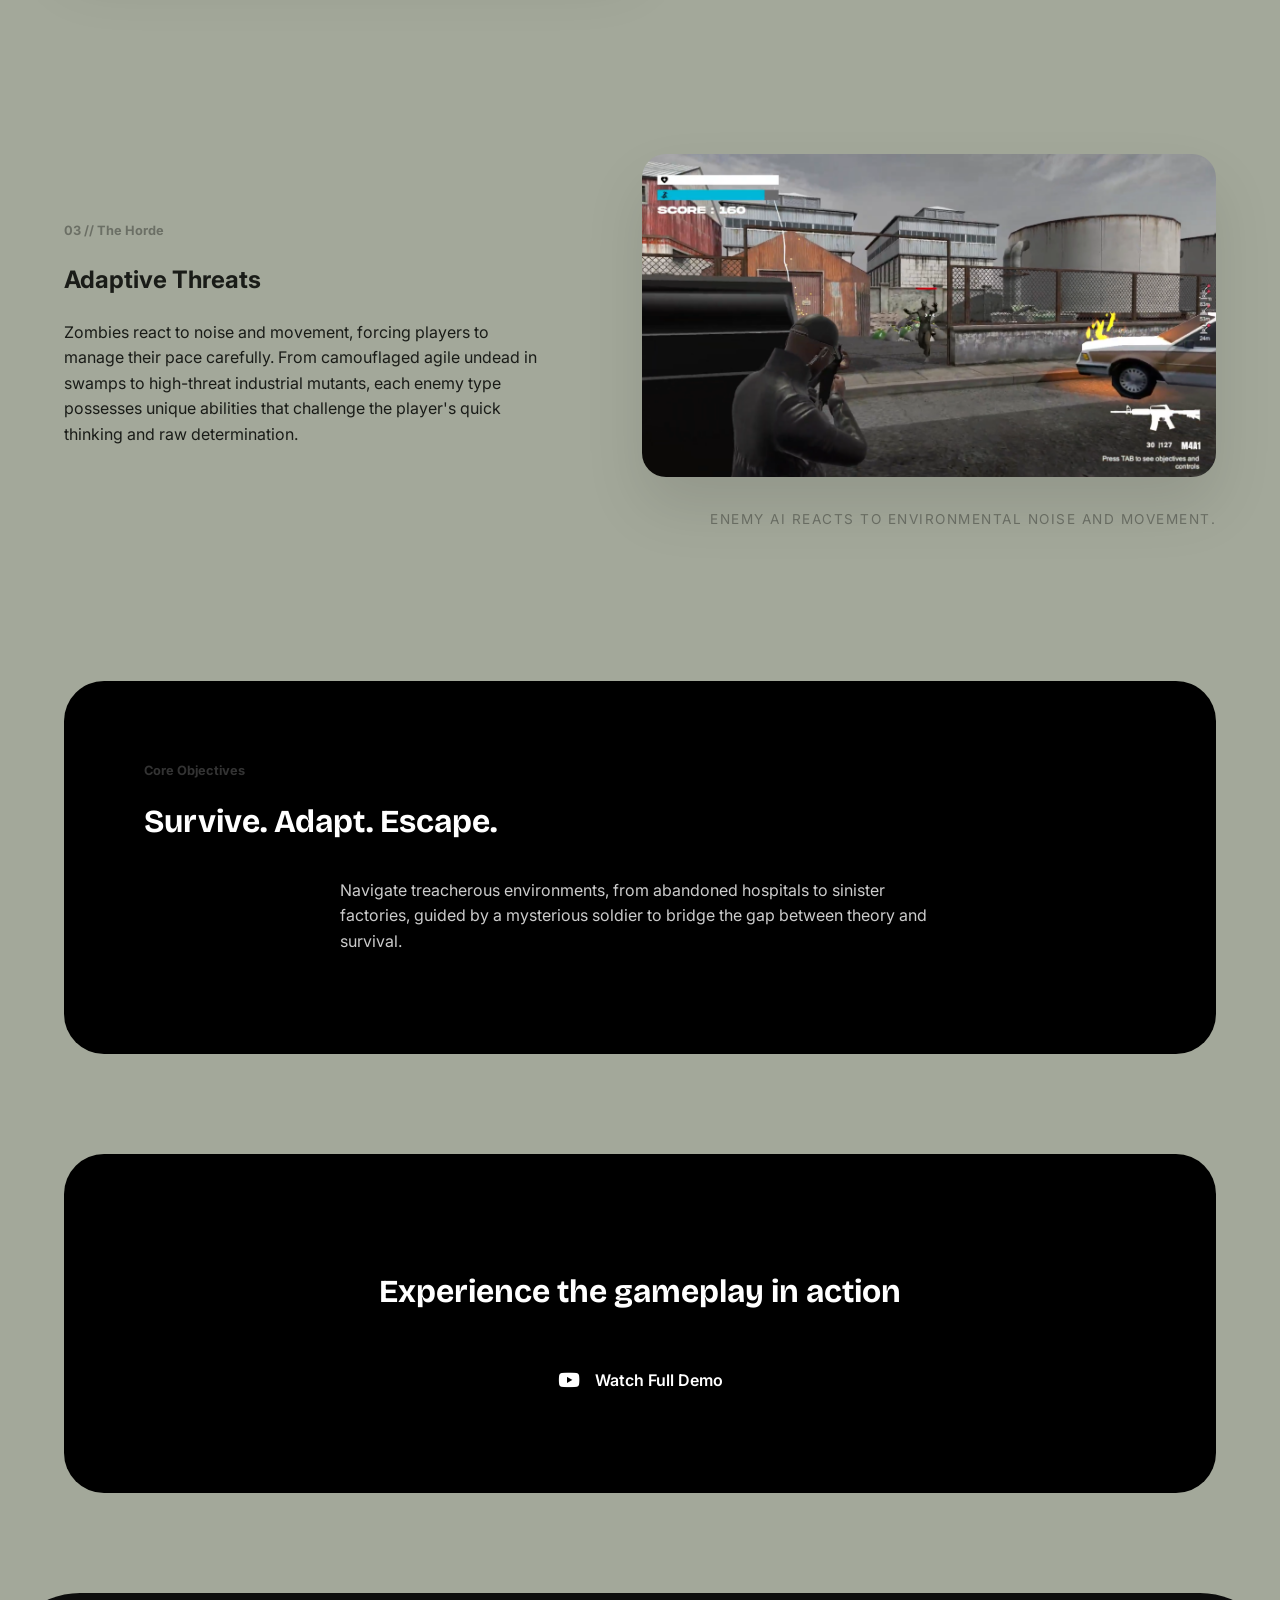
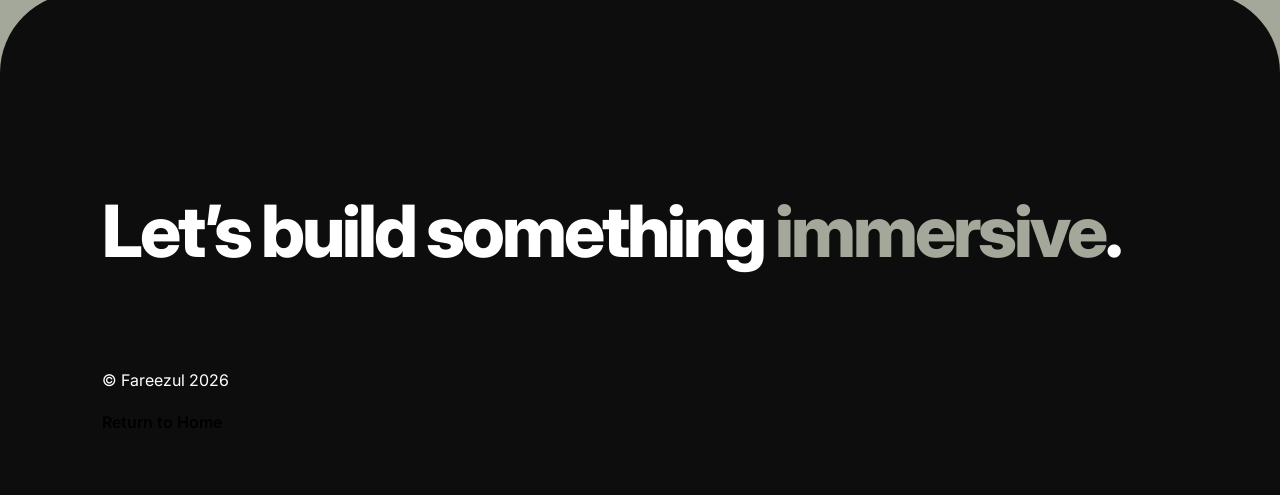
<file: project-respawned.html>
<!DOCTYPE html>
<html lang="en">
<head>
    <meta charset="UTF-8">
    <meta name="viewport" content="width=device-width, initial-scale=1.0">
    <title>VRQUAPONIC | Project Detail</title>
    <link rel="stylesheet" href="project-style.css">
    <link rel="stylesheet" href="https://cdnjs.cloudflare.com/ajax/libs/font-awesome/6.4.0/css/all.min.css">
    <link href="https://fonts.googleapis.com/css2?family=Bricolage+Grotesque:wght@300;500;800&family=Inter:wght@400;600&display=swap" rel="stylesheet">
</head>
<body class="project-detail">

    <!-- NAVIGATION -->
    <nav class="navbar">
        <div class="nav-container">
            <a href="index.html" class="logo">← BACK</a>
            <div class="nav-right-group">
                <ul class="nav-menu">
                    <li><a href="index.html#work" class="nav-link">Work</a></li>
                    <li><a href="index.html#about" class="nav-link">About</a></li>
                    <li><a href="index.html#contact" class="nav-link">Contact</a></li>
                </ul>
            </div>
        </div>
    </nav>

<!-- HERO HEADER -->
<header class="project-header">
    <div class="container">
        <div class="header-content">
            <h1 class="project-main-title">RESPAWNED</h1>
            <p class="project-tagline">Survival Horror: Escape the heart of a failed mutation.</p>
        </div>
    </div>
</header>

<!-- PROJECT QUICK META BAR -->
<section class="project-stats">
    <div class="container">
        <div class="stats-grid">
            <div class="stat-item">
                <span>Genre</span>
                <p>Horror / Survival</p>
            </div>
            <div class="stat-item">
                <span>Platform</span>
                <p>PC (Windows)</p>
            </div>
            <div class="stat-item">
                <span>Rating</span>
                <p>18+ (ESRB)</p>
            </div>
            <div class="stat-item">
                <span>Publisher</span>
                <p>Taka Studios</p>
            </div>
        </div>
    </div>
</section>

<!-- MAIN CONTENT NARRATIVE -->
<section class="project-narrative">
    <div class="container">
        <!-- Section 1: Overview -->
        <div class="content-row">
            <div class="text-col">
                <span class="section-label">01 // High Concept</span>
                <h2>The Survivor's Tale</h2>
                <p>Respawned is a third-person survival horror game set in a dystopian world ravaged by a failed medical experiment. Players assume the role of a lone survivor awakening in an abandoned hospital, ground zero of a zombie outbreak and must venture through decaying industrial landscapes to uncover the dark truth.</p>
            </div>
            <div class="image-col">
                <img src="src/Game1-1.png" alt="Game Environment" class="reveal-img">
                <span class="caption">Immersive third-person survival horror atmosphere.</span>
            </div>
        </div>

        <!-- Section 2: Mechanics -->
        <div class="content-row reverse">
            <div class="text-col">
                <span class="section-label">02 // Combat & Evolution</span>
                <h2>Evolve or Perish</h2>
                <p>The core gameplay centers on resource management and tactical evolution. Clearing levels unlocks a branching talent tree, allowing players to choose between a "Strategic" or "Barbaric" path. Survival depends on scavenging limited ammunition and healing items, as health does not regenerate automatically.</p>
            </div>
            <div class="image-col">
                <img src="src/Game1-2.png" alt="Combat Mechanics" class="reveal-img">
                <span class="caption">Branching talent trees and limited resource management.</span>
            </div>
        </div>

        <!-- Section 3: Enemy Design -->
        <div class="content-row">
            <div class="text-col">
                <span class="section-label">03 // The Horde</span>
                <h2>Adaptive Threats</h2>
                <p>Zombies react to noise and movement, forcing players to manage their pace carefully. From camouflaged agile undead in swamps to high-threat industrial mutants, each enemy type possesses unique abilities that challenge the player's quick thinking and raw determination.</p>
            </div>
            <div class="image-col">
                <img src="src/Game1-3.png" alt="Enemy Design" class="reveal-img">
                <span class="caption">Enemy AI reacts to environmental noise and movement.</span>
            </div>
        </div>
    </div>
</section>

<!-- PROJECT OBJECTIVES SECTION -->
<section class="game-objectives">
    <div class="container">
        <div class="cta-box dark-variant">
            <span class="section-label" style="color: rgba(255,255,255,0.5);">Core Objectives</span>
            <h3 style="color: white; margin-top: 10px;">Survive. Adapt. Escape.</h3>
            <p style="color: rgba(255,255,255,0.8); max-width: 600px; margin: 20px auto;">Navigate treacherous environments, from abandoned hospitals to sinister factories, guided by a mysterious soldier to bridge the gap between theory and survival.</p>
        </div>
    </div>
</section>

<!-- VIDEO CALL TO ACTION -->
<section class="video-cta">
    <div class="container">
        <div class="cta-box">
            <h3>Experience the gameplay in action</h3>
            <a href="https://youtu.be/SgSD6T6pPAA" target="_blank" class="yt-link">
                <i class="fab fa-youtube"></i> Watch Full Demo
            </a>
        </div>
    </div>
</section>

    <!-- INTEGRATED FOOTER -->
    <footer class="footer" id="contact">
        <div class="footer-inner">
            <div class="footer-headline">
                <h2>Let’s build something <span>immersive</span>.</h2>
            </div>
            <div class="footer-bottom">
                <p>© Fareezul 2026</p>
                <a href="index.html" class="nav-link">Return to Home</a>
            </div>
        </div>
    </footer>

</body>
</html>
</file>
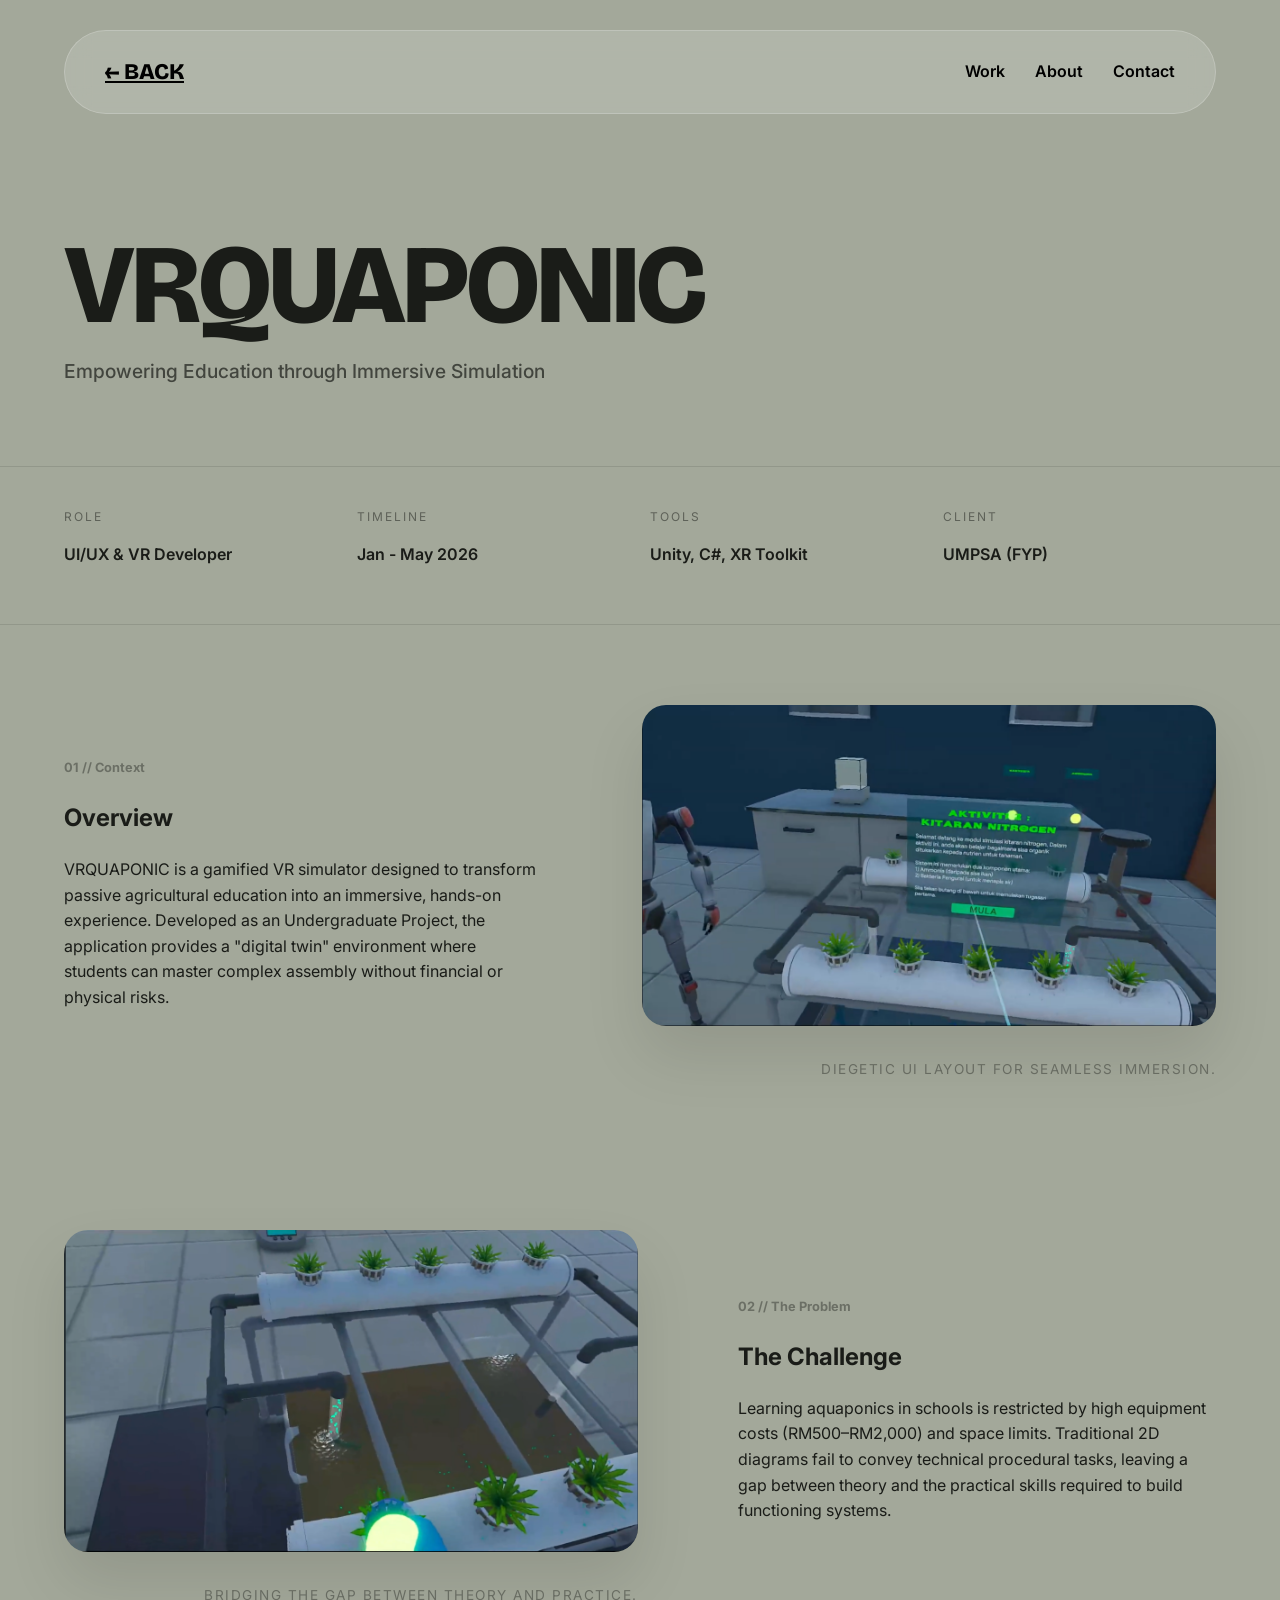
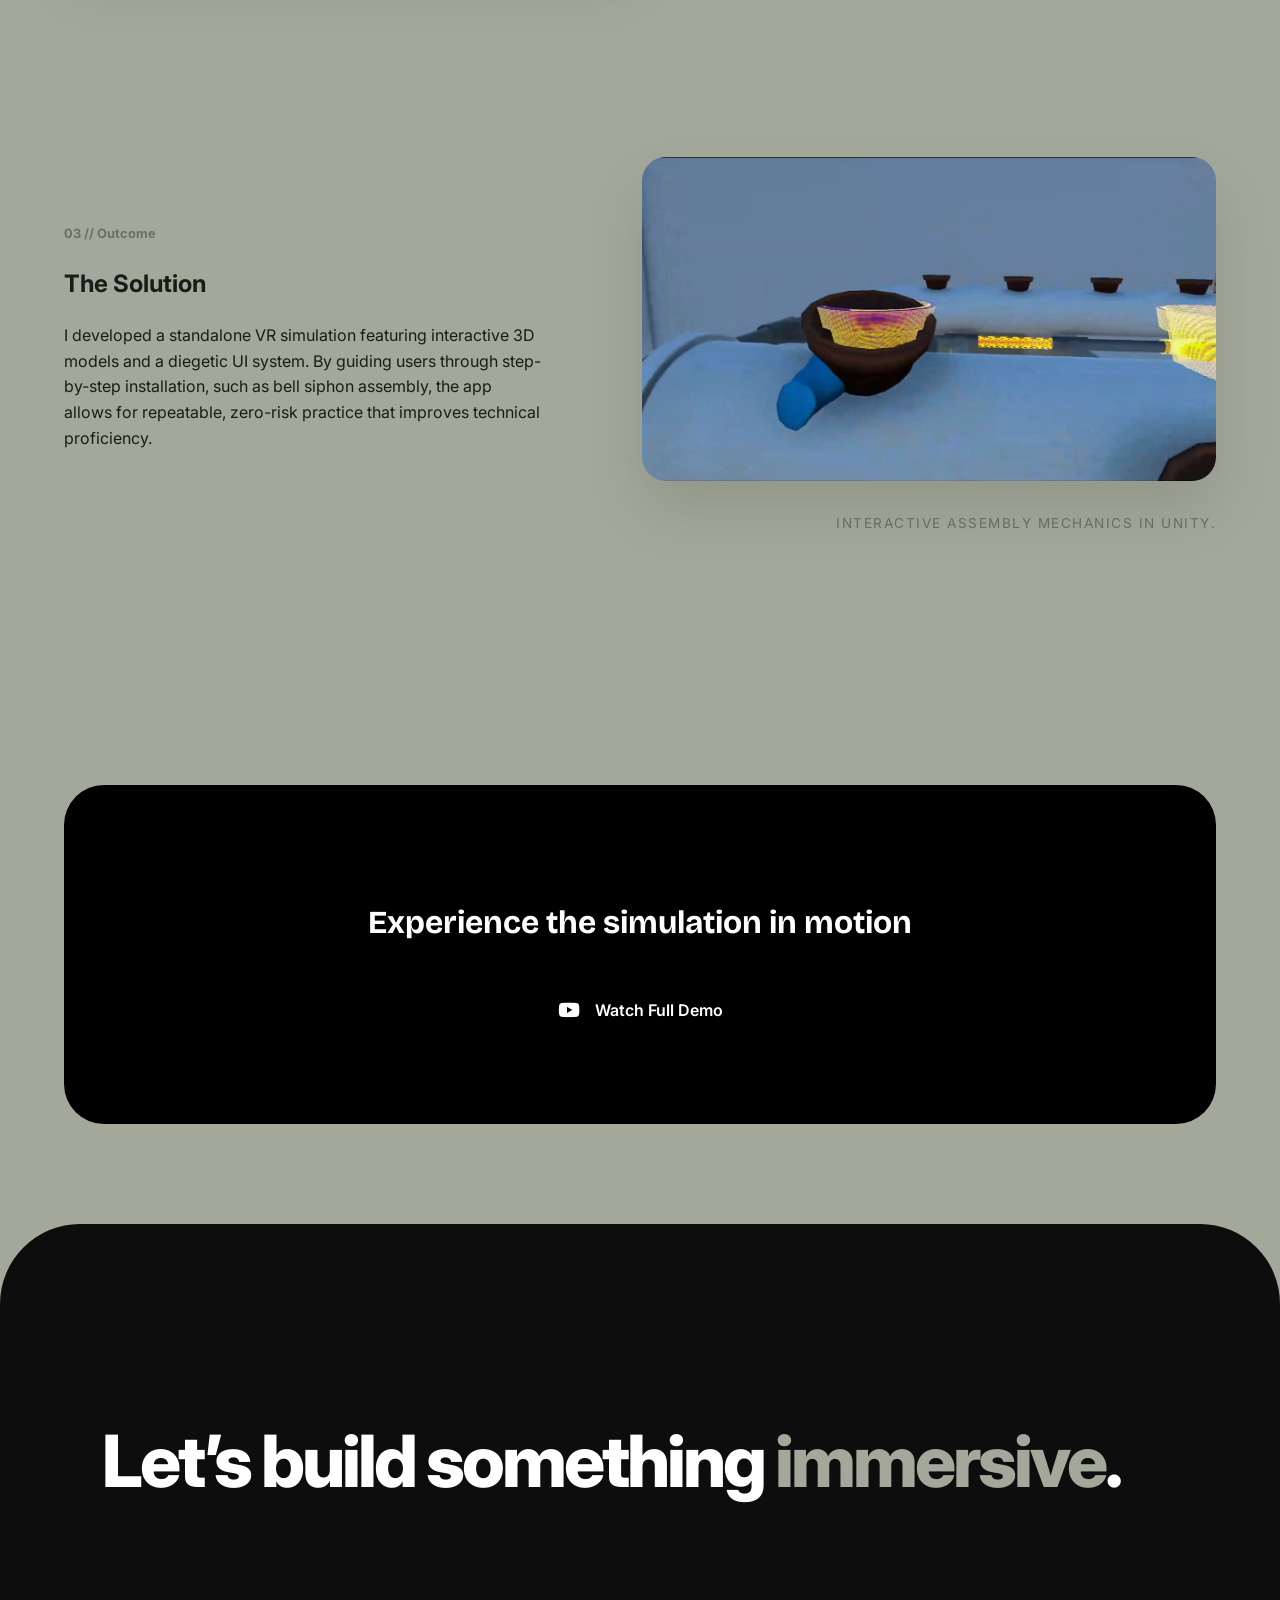
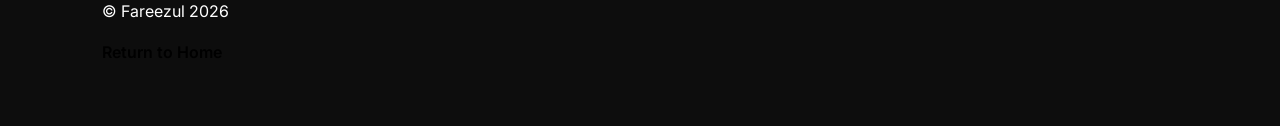
<file: project-vrquaponic.html>
<!DOCTYPE html>
<html lang="en">
<head>
    <meta charset="UTF-8">
    <meta name="viewport" content="width=device-width, initial-scale=1.0">
    <title>VRQUAPONIC | Project Detail</title>
    <link rel="stylesheet" href="project-style.css">
    <link rel="stylesheet" href="https://cdnjs.cloudflare.com/ajax/libs/font-awesome/6.4.0/css/all.min.css">
    <link href="https://fonts.googleapis.com/css2?family=Bricolage+Grotesque:wght@300;500;800&family=Inter:wght@400;600&display=swap" rel="stylesheet">
</head>
<body class="project-detail">

    <!-- NAVIGATION -->
    <nav class="navbar">
        <div class="nav-container">
            <a href="index.html" class="logo">← BACK</a>
            <div class="nav-right-group">
                <ul class="nav-menu">
                    <li><a href="index.html#work" class="nav-link">Work</a></li>
                    <li><a href="index.html#about" class="nav-link">About</a></li>
                    <li><a href="index.html#contact" class="nav-link">Contact</a></li>
                </ul>
            </div>
        </div>
    </nav>

<!-- HERO HEADER -->
<header class="project-header">
    <div class="container">
        <div class="header-content">
            <h1 class="project-main-title">VRQUAPONIC</h1>
            <p class="project-tagline">Empowering Education through Immersive Simulation</p>
        </div>
    </div>
</header>

<!-- PROJECT QUICK META BAR -->
<section class="project-stats">
    <div class="container">
        <div class="stats-grid">
            <div class="stat-item">
                <span>Role</span>
                <p>UI/UX & VR Developer</p>
            </div>
            <div class="stat-item">
                <span>Timeline</span>
                <p>Jan - May 2026</p>
            </div>
            <div class="stat-item">
                <span>Tools</span>
                <p>Unity, C#, XR Toolkit</p>
            </div>
            <div class="stat-item">
                <span>Client</span>
                <p>UMPSA (FYP)</p>
            </div>
        </div>
    </div>
</section>

<!-- MAIN CONTENT NARRATIVE -->
<section class="project-narrative">
    <div class="container">
        <!-- Section 1: Overview -->
        <div class="content-row">
            <div class="text-col">
                <span class="section-label">01 // Context</span>
                <h2>Overview</h2>
                <p>VRQUAPONIC is a gamified VR simulator designed to transform passive agricultural education into an immersive, hands-on experience. Developed as an Undergraduate Project, the application provides a "digital twin" environment where students can master complex assembly without financial or physical risks.</p>
            </div>
            <div class="image-col">
                <img src="src/VR-1.png" alt="VR Interface" class="reveal-img">
                <span class="caption">Diegetic UI Layout for seamless immersion.</span>
            </div>
        </div>

        <!-- Section 2: The Challenge -->
        <div class="content-row reverse">
            <div class="text-col">
                <span class="section-label">02 // The Problem</span>
                <h2>The Challenge</h2>
                <p>Learning aquaponics in schools is restricted by high equipment costs (RM500–RM2,000) and space limits. Traditional 2D diagrams fail to convey technical procedural tasks, leaving a gap between theory and the practical skills required to build functioning systems.</p>
            </div>
            <div class="image-col">
                <img src="src/VR-2.png" alt="Development" class="reveal-img">
                <span class="caption">Bridging the gap between theory and practice.</span>
            </div>
        </div>

        <!-- Section 3: The Solution -->
        <div class="content-row">
            <div class="text-col">
                <span class="section-label">03 // Outcome</span>
                <h2>The Solution</h2>
                <p>I developed a standalone VR simulation featuring interactive 3D models and a diegetic UI system. By guiding users through step-by-step installation, such as bell siphon assembly, the app allows for repeatable, zero-risk practice that improves technical proficiency.</p>
            </div>
            <div class="image-col">
                <img src="src/VR-3.png" alt="Mechanics" class="reveal-img">
                <span class="caption">Interactive assembly mechanics in Unity.</span>
            </div>
        </div>
    </div>
</section>

<!-- VIDEO CALL TO ACTION -->
<section class="video-cta">
    <div class="container">
        <div class="cta-box">
            <h3>Experience the simulation in motion</h3>
            <a href="https://youtu.be/UGgelHp79KU" target="_blank" class="yt-link">
                <i class="fab fa-youtube"></i> Watch Full Demo
            </a>
        </div>
    </div>
</section>

    <!-- INTEGRATED FOOTER -->
    <footer class="footer" id="contact">
        <div class="footer-inner">
            <div class="footer-headline">
                <h2>Let’s build something <span>immersive</span>.</h2>
            </div>
            <div class="footer-bottom">
                <p>© Fareezul 2026</p>
                <a href="index.html" class="nav-link">Return to Home</a>
            </div>
        </div>
    </footer>

</body>
</html>
</file>
<file: style.css>
:root {
    --bg-color: #a3a89a; 
    --text-main: #1a1c18;
    --text-muted: #444a3d;
    --nav-bg: rgba(255, 255, 255, 0.15);
    --footer-dark: #141612;
    --font-heading: 'Bricolage Grotesque', sans-serif;
    --font-body: 'Inter', sans-serif;
}

[data-theme="dark"] {
    --bg-color: #141612;
    --text-main: #d1d5c9;
    --text-muted: #a3a89a;
    --nav-bg: rgba(0, 0, 0, 0.25);
}

* {
    margin: 0;
    padding: 0;
    box-sizing: border-box;
}

body {
    background-color: var(--bg-color);
    color: var(--text-main);
    font-family: var(--font-body);
    transition: background 0.5s ease;
    overflow-x: hidden;
}

/* --- Navbar Positioning --- */
.navbar {
    position: fixed;
    top: 30px;
    left: 50%;
    transform: translateX(-50%);
    width: 90%;
    max-width: 1200px;
    z-index: 1000;
}

/* --- Container (The pill shape from image_1c5424.png) --- */
.nav-container {
    background: rgba(255, 255, 255, 0.15); /* Glassmorphism effect */
    backdrop-filter: blur(12px);
    border: 1px solid rgba(255, 255, 255, 0.2);
    border-radius: 100px;
    padding: 12px 40px;
    display: flex;
    justify-content: space-between;
    align-items: center;
}

/* --- Logo (Solid Black/Monochrome) --- */
.logo {
    font-family: var(--font-heading);
    font-weight: 800;
    font-size: 1.4rem;
    color: #000000; /* Ensuring solid color as per image_1c5424.png */
}

/* --- Right Side Grouping --- */
.nav-right-group {
    display: flex;
    align-items: center;
    gap: 40px;
}

.nav-menu {
    display: flex;
    list-style: none;
    gap: 30px;
}

.nav-link {
    text-decoration: none;
    color: #000000;
    font-weight: 600;
    font-size: 1rem;
    position: relative; /* Necessary for the underline positioning */
    padding: 4px 0;
    transition: opacity 0.3s ease;
}

/* The Animated Underline */
.nav-link::after {
    content: '';
    position: absolute;
    width: 100%;
    height: 2px;
    bottom: 0;
    left: 0;
    background-color: #000000; /* Matches your black text preference */
    transform: scaleX(0); /* Hidden by default */
    transform-origin: bottom right;
    transition: transform 0.3s cubic-bezier(0.65, 0.05, 0.36, 1);
}

/* Hover State */
.nav-link:hover {
    opacity: 0.7; /* Softens the text slightly */
}

.nav-link:hover::after {
    transform: scaleX(1); /* Animates the line in */
    transform-origin: bottom left;
}

/* Dark Mode Support */
[data-theme="dark"] .nav-link {
    color: #ffffff;
}

[data-theme="dark"] .nav-link::after {
    background-color: #ffffff;
}

/* --- Theme Toggle (Circular Dark Button) --- */
.theme-toggle {
    background: #000000; /* Dark circle as shown in image_1c5424.png */
    color: #ffffff;
    border: none;
    width: 42px;
    height: 42px;
    border-radius: 50%;
    cursor: pointer;
    display: flex;
    align-items: center;
    justify-content: center;
    transition: transform 0.3s cubic-bezier(0.175, 0.885, 0.32, 1.275);
}

.theme-toggle:hover {
    transform: scale(1.1);
}

/* --- Dark Mode Overrides --- */
[data-theme="dark"] .nav-container {
    background: rgba(0, 0, 0, 0.3);
    border-color: rgba(255, 255, 255, 0.1);
}

[data-theme="dark"] .logo,
[data-theme="dark"] .nav-link
 {
    color: #ffffff;
}

[data-theme="dark"] .project-meta h3,
[data-theme="dark"] .project-meta h3 span,
[data-theme="dark"] .project-meta p,
[data-theme="dark"] .work-label,
[data-theme="dark"] .section-title,
[data-theme="dark"] .about-text,
[data-theme="dark"] .skills-list li,
[data-theme="dark"] .skills-label,
[data-theme="dark"] .about-skills {
    color: #a3a89a !important; 
}

[data-theme="dark"] .theme-toggle {
    background: #ffffff;
    color: #000000;
}

/* Hero Section Fix */
.hero {
    padding: 160px 5% 80px;
    position: relative;
    overflow: hidden;
}

.hero-main {
    display: grid;
    grid-template-columns: 1.2fr 0.8fr; /* Text gets slightly more space than image */
    align-items: center;
    gap: 40px;
    max-width: 1200px;
    margin: 0 auto;
    position: relative;
    z-index: 2;
}

.hero-avatar {
    display: flex;
    justify-content: center;
    align-items: center;
}

.avatar-img {
    width: 100%; /* Fills the 0.8fr column */
    max-width: 400px; /* Prevents it from getting too huge on large screens */
    height: auto;
    aspect-ratio: 1 / 1; /* Keeps it square/circular */
    object-fit: cover;
    border-radius: 40px; /* Smooth rounded corners matching your aesthetic */
    box-shadow: 0 20px 40px rgba(0,0,0,0.1);
}

.marquee-container {
    position: absolute;
    top: 100px;
    left: 0;
    width: 100%;
    z-index: 1;
}

.marquee span {
    font-family: var(--font-heading);
    font-size: 8vw;
    font-weight: 800;
    opacity: 0.05;
    white-space: nowrap;
    display: inline-block;
    animation: marquee 30s linear infinite;
}

@keyframes marquee {
    from { transform: translateX(0); }
    to { transform: translateX(-50%); }
}

.hero-main {
    display: grid;
    grid-template-columns: 1.2fr 0.8fr;
    align-items: center;
    gap: 40px;
}

.hero-title {
    font-family: var(--font-heading);
    font-size: clamp(2.5rem, 5vw, 4rem);
    line-height: 1.1;
    margin-bottom: 20px;
}

.hero-title span {
    color: transparent;
    -webkit-text-stroke: 1px var(--text-main);
}

.hero-subtext {
    font-size: 1.1rem;
    color: var(--text-muted);
}

/* Update the Work Section to White */
.projects-section {
    padding: 100px 5%;
    background-color: #bebebc !important; /* Forces white background */
    transition: background-color 0.3s ease;
}

/* --- About Section Aesthetic Refinement --- */
.about-section {
    padding: 160px 5%;
    background-color: var(--bg-color); /* Your #a3a89a sage */
    color: #000000;
}

.about-grid {
    display: grid;
    grid-template-columns: 1.2fr 0.8fr; /* Splits narrative and skills */
    gap: 100px;
    align-items: start;
    max-width: 1200px;
    margin: 0 auto;
}

.section-title {
    font-family: 'Bricolage Grotesque', sans-serif;
    font-size: 3.5rem;
    font-weight: 800;
    letter-spacing: -2px;
    margin-bottom: 40px;
}

.about-text {
    font-size: 1.2rem;
    line-height: 1.6;
    margin-bottom: 24px;
    max-width: 600px;
    opacity: 0.9;
}

/* Skills Column Styling */
.about-skills {
    padding-left: 40px;
    border-left: 1px solid rgba(0, 0, 0, 0.1); /* Subtle minimalist divider */
}

.skills-label {
    display: block;
    font-size: 0.75rem;
    font-weight: 800;
    letter-spacing: 2px;
    margin-bottom: 30px;
    opacity: 0.5;
}

.skills-list {
    list-style: none;
    padding: 0;
}

.skills-list li {
    font-size: 1.1rem;
    font-weight: 600;
    padding: 12px 0;
    border-bottom: 1px solid rgba(0, 0, 0, 0.05); /* Clean horizontal lines */
    transition: transform 0.3s ease;
}

.skills-list li:hover {
    transform: translateX(10px);
    color: #1a1a1a;
}

/* Mobile Responsive Fix */
@media (max-width: 768px) {
    .about-grid {
        grid-template-columns: 1fr;
        gap: 60px;
    }
    .about-skills {
        padding-left: 0;
        border-left: none;
        border-top: 1px solid rgba(0, 0, 0, 0.1);
        padding-top: 40px;
    }
}

/* Dark Mode Consistency */
/* If you want it to stay white in dark mode, keep the above. 
   If you want it to revert to dark, use this: */

   /* Target all project links */
.project-card, 
.project-card h3, 
.project-card p,
.project-meta a {
    color: #000000 !important; /* Forces black color */
    text-decoration: none; /* Removes the default underline */
}

/* Ensure visited links don't turn purple */
a:visited {
    color: #000000;
}

/* The Hover Effect you requested */
.project-card:hover h3 {
    opacity: 0.6; /* Subtle fade effect on hover */
    transition: opacity 0.3s ease;
}

.project-card h3 span {
    display: inline-block;
    transition: transform 0.3s ease;
}

.project-card:hover h3 span {
    transform: translateX(8px); /* Animates the arrow → */
}
[data-theme="dark"] .projects-section {
    background-color: var(--bg-primary) !important; 
    /* or your specific dark hex like #1a1f1c */
}

.project-card {
    border: 1px solid rgba(0, 0, 0, 0.05); /* Very light border */
    background: transparent;
}

.project-card:hover {
    box-shadow: 0 20px 40px rgba(0, 0, 0, 0.03); /* Soft shadow on hover */
}

/* Optional: Add a subtle transition between the colors */
section {
    border-radius: 0; /* Ensures no gaps between background colors */
}

.section-header {
    display: flex;
    justify-content: space-between;
    align-items: flex-end; /* Aligns the year label to the bottom of the big text */
    margin-bottom: 60px;
    padding-bottom: 20px;
    border-bottom: 1px solid rgba(0, 0, 0, 0.1);
}

.year-label {
    font-size: 1rem;
    font-weight: 600;
    opacity: 0.4;
    margin-bottom: 10px; /* Aligns it slightly above the baseline of the big title */
}

.work-label {
    font-family: var(--font-heading);
    /* clamp makes it responsive: 2.5rem on mobile, scaling up to 5rem on desktop */
    font-size: clamp(2.5rem, 7vw, 5rem); 
    font-weight: 800;
    letter-spacing: -3px; /* Tighter spacing for a modern look */
    line-height: 1;
    margin: 0;
    color: #000000;
    text-transform: none; /* Keeps it clean and natural */
}

.project-grid {
    display: flex;
    flex-direction: column;
    gap: 80px;
}

.project-image-wrapper {
    width: 100%;
    aspect-ratio: 16 / 9; /* Ensures container doesn't collapse */
    border-radius: 24px;
    overflow: hidden;
    margin-bottom: 20px;
    display: flex;
    align-items: center;
    justify-content: center;
}

.project-image-wrapper img {
    width: 100%;
    height: 100%;
    object-fit: cover;
}

.project-split {
    display: grid;
    grid-template-columns: 1fr 1fr;
    gap: 40px;
}

.project-meta h3 {
    font-family: var(--font-heading);
    font-size: 1.4rem;
}

/* --- Footer Aesthetic Refinement --- */
.footer {
    background: #0d0d0d; /* Deep minimalist black */
    color: #ffffff;
    border-radius: 80px 80px 0 0; /* Pronounced folder effect */
    padding: 120px 8% 60px;
    margin-top: 120px;
}

.footer-inner {
    max-width: 1200px;
    margin: 0 auto;
}

.footer-headline h2 {
    font-family: var(--font-heading);
    font-size: clamp(2.5rem, 6vw, 4.5rem);
    font-weight: 800;
    letter-spacing: -3px;
    line-height: 1;
    margin-bottom: 80px;
}

.footer-headline span {
    color: #a3a89a; /* Sage accent from your palette */
}

/* Links Grid */
.footer-links {
    display: flex;
    justify-content: space-between;
    align-items: flex-end;
    margin-bottom: 100px;
    flex-wrap: wrap;
    gap: 40px;
}

.label {
    display: block;
    font-size: 0.75rem;
    font-weight: 800;
    text-transform: uppercase;
    letter-spacing: 2px;
    opacity: 0.4;
    margin-bottom: 15px;
}

.main-link {
    font-size: clamp(1.2rem, 3vw, 2.2rem);
    color: #fff;
    text-decoration: none;
    font-weight: 600;
    transition: opacity 0.3s ease;
}

.main-link:hover {
    opacity: 0.7;
}

/* Social Icons Styling */
.social-icons {
    display: flex;
    gap: 25px;
}

.social-icons a {
    color: #fff;
    font-size: 1.5rem;
    opacity: 0.5;
    transition: all 0.3s ease;
}

.social-icons a:hover {
    opacity: 1;
    transform: translateY(-5px);
}

/* Footer Bottom Bar */
.footer-bottom {
    border-top: 1px solid rgba(255, 255, 255, 0.1);
    padding-top: 40px;
    display: flex;
    justify-content: space-between;
    align-items: center;
}

.footer-bottom p {
    font-size: 0.9rem;
    opacity: 0.5;
}

.btn-cv {
    color: #ffffff !important; /* Force white text */
    text-decoration: none;
    font-size: 0.9rem;
    font-weight: 600;
    padding: 10px 25px;
    /* Increased border opacity to 50% for better visibility */
    border: 1px solid rgba(255, 255, 255, 0.5); 
    border-radius: 50px;
    background: transparent; /* Maintains the minimalist look */
    transition: all 0.3s ease;
    display: inline-block; /* Essential for padding to work correctly */
}

.btn-cv:hover {
    background: #ffffff; /* Solid white background on hover */
    color: #0d0d0d !important; /* Flips text to dark for readability */
    border-color: #ffffff;
    transform: translateY(-3px); /* Adds a subtle lift effect */
}

/* Mobile Fix */
@media (max-width: 768px) {
    .footer {
        border-radius: 40px 40px 0 0;
        padding-top: 80px;
    }
    .footer-links {
        flex-direction: column;
        align-items: flex-start;
    }
}

.main-link {
    font-size: 1.8rem;
    color: #fff;
    text-decoration: none;
    font-weight: 800;
}

.social-row {
    display: flex;
    gap: 20px;
}

.social-row a {
    color: #fff;
    text-decoration: none;
    opacity: 0.6;
}

.footer-bottom {
    display: flex;
    justify-content: space-between;
    padding-top: 30px;
    border-top: 1px solid rgba(255,255,255,0.1);
}

/* Responsive */
@media (max-width: 768px) {
    .hero-main {
        grid-template-columns: 1fr; /* Stack on top of each other for mobile */
        text-align: center;
    }
    
    .avatar-img {
        max-width: 250px;
        margin-top: 40px;
    }

/* Enable Smooth Scrolling */
html {
    scroll-behavior: smooth;
    scroll-padding-top: 100px; /* Offset for the fixed navbar */
}

/* About Section Styles */
.about-section {
    padding: 120px 5%;
    max-width: 1200px;
    margin: 0 auto;
}

.about-grid {
    display: grid;
    grid-template-columns: 1.2fr 0.8fr;
    gap: 80px;
    align-items: flex-start;
}

.section-title {
    font-family: var(--font-heading);
    font-size: 3rem;
    margin-bottom: 30px;
}

.about-text {
    font-size: 1.2rem;
    color: var(--text-muted);
    margin-bottom: 20px;
    line-height: 1.6;
}

.skills-list {
    list-style: none;
    margin-top: 20px;
}

.skills-list li {
    font-size: 1.1rem;
    font-weight: 600;
    padding: 10px 0;
    border-bottom: 1px solid rgba(0,0,0,0.1);
}

[data-theme="dark"] .skills-list li {
    border-bottom-color: rgba(255,255,255,0.1);
}

/* Mobile Fix for About */
@media (max-width: 768px) {
    .about-grid { grid-template-columns: 1fr; gap: 40px; }
}

/* Ensure project cards are clickable blocks */
.project-card {
    text-decoration: none;
    color: inherit;
    display: block;
    transition: transform 0.3s ease;
}

/* Arrow Hover Effect */
.project-meta h3 span {
    display: inline-block;
    transition: transform 0.3s ease;
}

.project-card:hover h3 span {
    transform: translateX(8px); /* Moves arrow slightly to the right on hover */
}

/* Container spacing for the 4-project layout */
.project-grid {
    display: flex;
    flex-direction: column;
    gap: 80px;
}

/* Base Card Styling */
.project-card {
    text-decoration: none;
    color: inherit;
    display: block;
}

/* Image Wrappers */
.project-image-wrapper {
    width: 100%;
    aspect-ratio: 16 / 9;
    border-radius: 30px;
    overflow: hidden;
    margin-bottom: 20px;
    background-color: var(--text-muted); /* Fallback */
}

.project-image-wrapper img {
    width: 100%;
    height: 100%;
    object-fit: cover;
    transition: transform 0.6s cubic-bezier(0.2, 1, 0.3, 1);
}

/* Hover Zoom Effect */
.project-card:hover .project-image-wrapper img {
    transform: scale(1.04);
}

/* Meta Typography */
.project-meta h3 {
    font-family: var(--font-heading);
    font-size: 1.8rem;
    font-weight: 800;
    margin-bottom: 5px;
}

.project-meta h3 span {
    display: inline-block;
    transition: transform 0.3s ease;
}

.project-card:hover h3 span {
    transform: translateX(10px);
}

.project-meta p {
    font-size: 1.1rem;
    color: var(--text-muted);
}

/* Grid for the two small projects */
.project-split {
    display: grid;
    grid-template-columns: 1fr 1fr;
    gap: 40px;
}

@media (max-width: 768px) {
    .project-split {
        grid-template-columns: 1fr;
    }
}

/* Project Detail Specifics */
.project-detail .project-header {
    padding: 180px 5% 60px;
    background-color: var(--bg-color);
}

.project-main-title {
    font-family: var(--font-heading);
    font-size: 5rem;
    font-weight: 800;
    margin-bottom: 10px;
}

.project-tagline {
    font-size: 1.5rem;
    opacity: 0.7;
}

.container {
    max-width: 1100px;
    margin: 0 auto;
}

.small-container {
    max-width: 700px; /* Focuses reading flow for student case studies */
}

/* Overview Grid */
.project-grid-top {
    display: grid;
    grid-template-columns: 2fr 1fr;
    gap: 60px;
    padding: 80px 0;
}

.meta-item {
    margin-bottom: 30px;
}

.meta-item strong {
    display: block;
    font-size: 0.8rem;
    text-transform: uppercase;
    letter-spacing: 1px;
    margin-bottom: 5px;
    opacity: 0.6;
}

/* Image Handling */
.wide-img {
    width: 100%;
    border-radius: 20px;
    margin: 40px 0;
}

.gallery-grid {
    display: grid;
    grid-template-columns: repeat(3, 1fr);
    gap: 20px;
    margin-bottom: 100px;
}

.gallery-grid img {
    width: 100%;
    border-radius: 12px;
}

.content-block {
    margin-bottom: 80px;
}

.content-block h2 {
    font-family: var(--font-heading);
    font-size: 2.2rem;
    margin-bottom: 20px;
}

@media (max-width: 768px) {
    /* Stack the hero and project grids */
    .hero-main, 
    .project-grid,
    .about-grid {
        grid-template-columns: 1fr !important;
        gap: 40px;
    }

    /* Adjust the big header for mobile */
    .project-main-title {
        font-size: 3rem;
        letter-spacing: -1px;
    }

    /* Reduce footer padding */
    .footer {
        border-radius: 40px 40px 0 0;
        padding: 60px 20px 40px;
    }

    /* Scale down the avatar */
    .avatar-img {
        max-width: 280px;
        margin: 0 auto;
    }
}




}
</file>
<file: project-style.css>
/* --- Global Styles & Variables --- */

:root {
    --bg-sage: #a3a89a; /* Sage background from your design */
    --text-black: #1a1c18;
    --font-heading: 'Bricolage Grotesque', sans-serif;
    --font-body: 'Inter', sans-serif;
}

body {
    background-color: var(--bg-sage);
    color: var(--text-black);
    font-family: var(--font-body);
    line-height: 1.6;
    margin: 0;
    padding: 0;

    /* --- Navbar Positioning --- */
.navbar {
    position: fixed;
    top: 30px;
    left: 50%;
    transform: translateX(-50%);
    width: 90%;
    max-width: 1200px;
    z-index: 1000;
}

/* --- Container (The pill shape from image_1c5424.png) --- */
.nav-container {
    background: rgba(255, 255, 255, 0.15); /* Glassmorphism effect */
    backdrop-filter: blur(12px);
    border: 1px solid rgba(255, 255, 255, 0.2);
    border-radius: 100px;
    padding: 12px 40px;
    display: flex;
    justify-content: space-between;
    align-items: center;
}

/* --- Logo (Solid Black/Monochrome) --- */
.logo {
    font-family: var(--font-heading);
    font-weight: 800;
    font-size: 1.4rem;
    color: #000000; /* Ensuring solid color as per image_1c5424.png */
}

/* --- Right Side Grouping --- */
.nav-right-group {
    display: flex;
    align-items: center;
    gap: 40px;
}

.nav-menu {
    display: flex;
    list-style: none;
    gap: 30px;
}

.nav-link {
    text-decoration: none;
    color: #000000;
    font-weight: 600;
    font-size: 1rem;
    position: relative; /* Necessary for the underline positioning */
    padding: 4px 0;
    transition: opacity 0.3s ease;
}

/* The Animated Underline */
.nav-link::after {
    content: '';
    position: absolute;
    width: 100%;
    height: 2px;
    bottom: 0;
    left: 0;
    background-color: #000000; /* Matches your black text preference */
    transform: scaleX(0); /* Hidden by default */
    transform-origin: bottom right;
    transition: transform 0.3s cubic-bezier(0.65, 0.05, 0.36, 1);
}

/* Hover State */
.nav-link:hover {
    opacity: 0.7; /* Softens the text slightly */
}

.nav-link:hover::after {
    transform: scaleX(1); /* Animates the line in */
    transform-origin: bottom left;
}

/* Dark Mode Support */
[data-theme="dark"] .nav-link {
    color: #ffffff;
}

[data-theme="dark"] .nav-link::after {
    background-color: #ffffff;
}

/* --- Theme Toggle (Circular Dark Button) --- */
.theme-toggle {
    background: #000000; /* Dark circle as shown in image_1c5424.png */
    color: #ffffff;
    border: none;
    width: 42px;
    height: 42px;
    border-radius: 50%;
    cursor: pointer;
    display: flex;
    align-items: center;
    justify-content: center;
    transition: transform 0.3s cubic-bezier(0.175, 0.885, 0.32, 1.275);
}

.theme-toggle:hover {
    transform: scale(1.1);
}
}

.container {
    max-width: 1200px;
    margin: 0 auto;
    padding: 0 5%;
}

/* --- Header & Typography --- */
.project-header {
    padding: 160px 0 60px;
}

.project-main-title { 
    font-family: var(--font-heading); 
    font-size: clamp(3.5rem, 10vw, 7rem); 
    font-weight: 800; 
    letter-spacing: -3px; 
    line-height: 0.9;
    margin-bottom: 20px;
}

.project-tagline {
    font-size: 1.2rem;
    opacity: 0.7;
    font-weight: 500;
}

/* --- Content Grid & Cards --- */
.project-grid {
    display: grid;
    grid-template-columns: 1.4fr 0.6fr; /* Split between narrative and meta sidebar */
    gap: 100px;
    padding: 80px 0;
    align-items: start;
}

.info-card {
    margin-bottom: 80px;
}

.info-card h2 {
    font-family: var(--font-heading);
    font-size: 2.5rem;
    margin-bottom: 24px;
    letter-spacing: -1px;
}

.info-card p {
    font-size: 1.15rem;
    max-width: 700px;
}

/* --- Sidebar Meta Styling --- */
.project-sidebar {
    position: sticky;
    top: 120px;
}

.meta-card {
    border-left: 1px solid rgba(0, 0, 0, 0.1);
    padding-left: 40px;
}

.meta-card strong {
    display: block;
    font-size: 0.75rem;
    text-transform: uppercase;
    letter-spacing: 2px;
    opacity: 0.5;
    margin-top: 35px;
}

.meta-card strong:first-child {
    margin-top: 0;
}

.meta-card p {
    font-weight: 600;
    margin-top: 8px;
}

/* --- Image Showcase & Gallery --- */
.image-showcase {
    padding: 60px 0 120px;
}

.showcase-grid {
    display: flex;
    flex-direction: column;
    gap: 80px;
    margin-bottom: 100px;
}

.showcase-item {
    width: 100%;
}

.showcase-item img {
    width: 100%;
    border-radius: 40px; /* Large rounded corners as per image_e9735e.png */
    box-shadow: 0 40px 100px rgba(0, 0, 0, 0.1);
    display: block;
}

.caption {
    display: block;
    margin-top: 25px;
    font-size: 0.85rem;
    text-transform: uppercase;
    letter-spacing: 1.5px;
    opacity: 0.4;
    text-align: right;
}

/* --- YouTube Action Button --- */
.video-link-wrapper {
    text-align: center;
    padding: 60px 0;
}

.yt-link {
    display: inline-flex;
    align-items: center;
    gap: 15px;
    padding: 20px 45px;
    background: #000000;
    color: #ffffff;
    border-radius: 100px;
    text-decoration: none;
    font-weight: 600;
    transition: all 0.4s cubic-bezier(0.175, 0.885, 0.32, 1.275);
}

.yt-link i {
    font-size: 1.2rem;
}

.yt-link:hover {
    transform: translateY(-5px) scale(1.02);
    box-shadow: 0 20px 40px rgba(0, 0, 0, 0.2);
}

/* --- Footer Refinement --- */
.footer {
    background: #0d0d0d;
    color: #ffffff;
    border-radius: 80px 80px 0 0;
    padding: 120px 8% 60px;
}

.footer-inner h2 {
    font-size: clamp(2.5rem, 6vw, 4.5rem);
    font-weight: 800;
    letter-spacing: -3px;
    margin-bottom: 80px;
}

.footer-inner span {
    color: var(--bg-sage);
}

/* --- Responsive Layouts --- */
@media (max-width: 992px) {
    .project-grid {
        grid-template-columns: 1fr;
        gap: 60px;
    }
    
    .meta-card {
        border-left: none;
        border-top: 1px solid rgba(0, 0, 0, 0.1);
        padding: 40px 0 0;
    }
}

@media (max-width: 600px) {
    .project-header { padding-top: 120px; }
    .showcase-item img { border-radius: 24px; }
    .footer { border-radius: 40px 40px 0 0; }
}

/* --- Stats Bar --- */
.project-stats {
    border-top: 1px solid rgba(0,0,0,0.1);
    border-bottom: 1px solid rgba(0,0,0,0.1);
    padding: 40px 0;
    margin-bottom: 80px;
}

.stats-grid {
    display: grid;
    grid-template-columns: repeat(4, 1fr);
    gap: 20px;
}

.stat-item span {
    display: block;
    font-size: 0.75rem;
    text-transform: uppercase;
    letter-spacing: 2px;
    opacity: 0.5;
    margin-bottom: 8px;
}

.stat-item p {
    font-weight: 600;
    font-size: 1rem;
}

/* --- Zig-Zag Narrative --- */
.content-row {
    display: flex;
    align-items: center;
    gap: 100px;
    margin-bottom: 150px;
}

.content-row.reverse {
    flex-direction: row-reverse;
}

.text-col {
    flex: 1;
}

.image-col {
    flex: 1.2;
}

.section-label {
    font-size: 0.8rem;
    font-weight: 700;
    opacity: 0.4;
    display: block;
    margin-bottom: 15px;
}

.reveal-img {
    width: 100%;
    border-radius: 24px;
    box-shadow: 0 30px 60px rgba(0,0,0,0.1);
    transition: transform 0.5s ease;
}

.reveal-img:hover {
    transform: translateY(-10px);
}

/* --- Video CTA --- */
.video-cta {
    padding: 100px 0;
    text-align: center;
}

.cta-box {
    background: #000;
    color: #fff;
    padding: 80px;
    border-radius: 40px;
}

.cta-box h3 {
    font-size: 2rem;
    margin-bottom: 30px;
    font-family: var(--font-heading);
}

/* Mobile Fix */
@media (max-width: 768px) {
    .content-row, .content-row.reverse {
        flex-direction: column;
        gap: 40px;
        margin-bottom: 80px;
    }
    .stats-grid {
        grid-template-columns: repeat(2, 1fr);
        gap: 30px;
    }

    /* Dark Variant for the Objective Box */
.cta-box.dark-variant {
    background: #1a1a1a; /* Darker tone for horror feel */
    border: 1px solid rgba(255, 255, 255, 0.1);
    padding: 60px;
    text-align: center;
    border-radius: 40px;
}

/* Ensure narrative rows are balanced for readability */
.project-narrative p {
    font-size: 1.1rem;
    line-height: 1.7;
    opacity: 0.9;
    margin-top: 20px;
}

/* Mobile adjustments for the stats grid */
@media (max-width: 768px) {
    .stats-grid {
        grid-template-columns: repeat(2, 1fr);
        text-align: left;
    }
}
}
</file>
